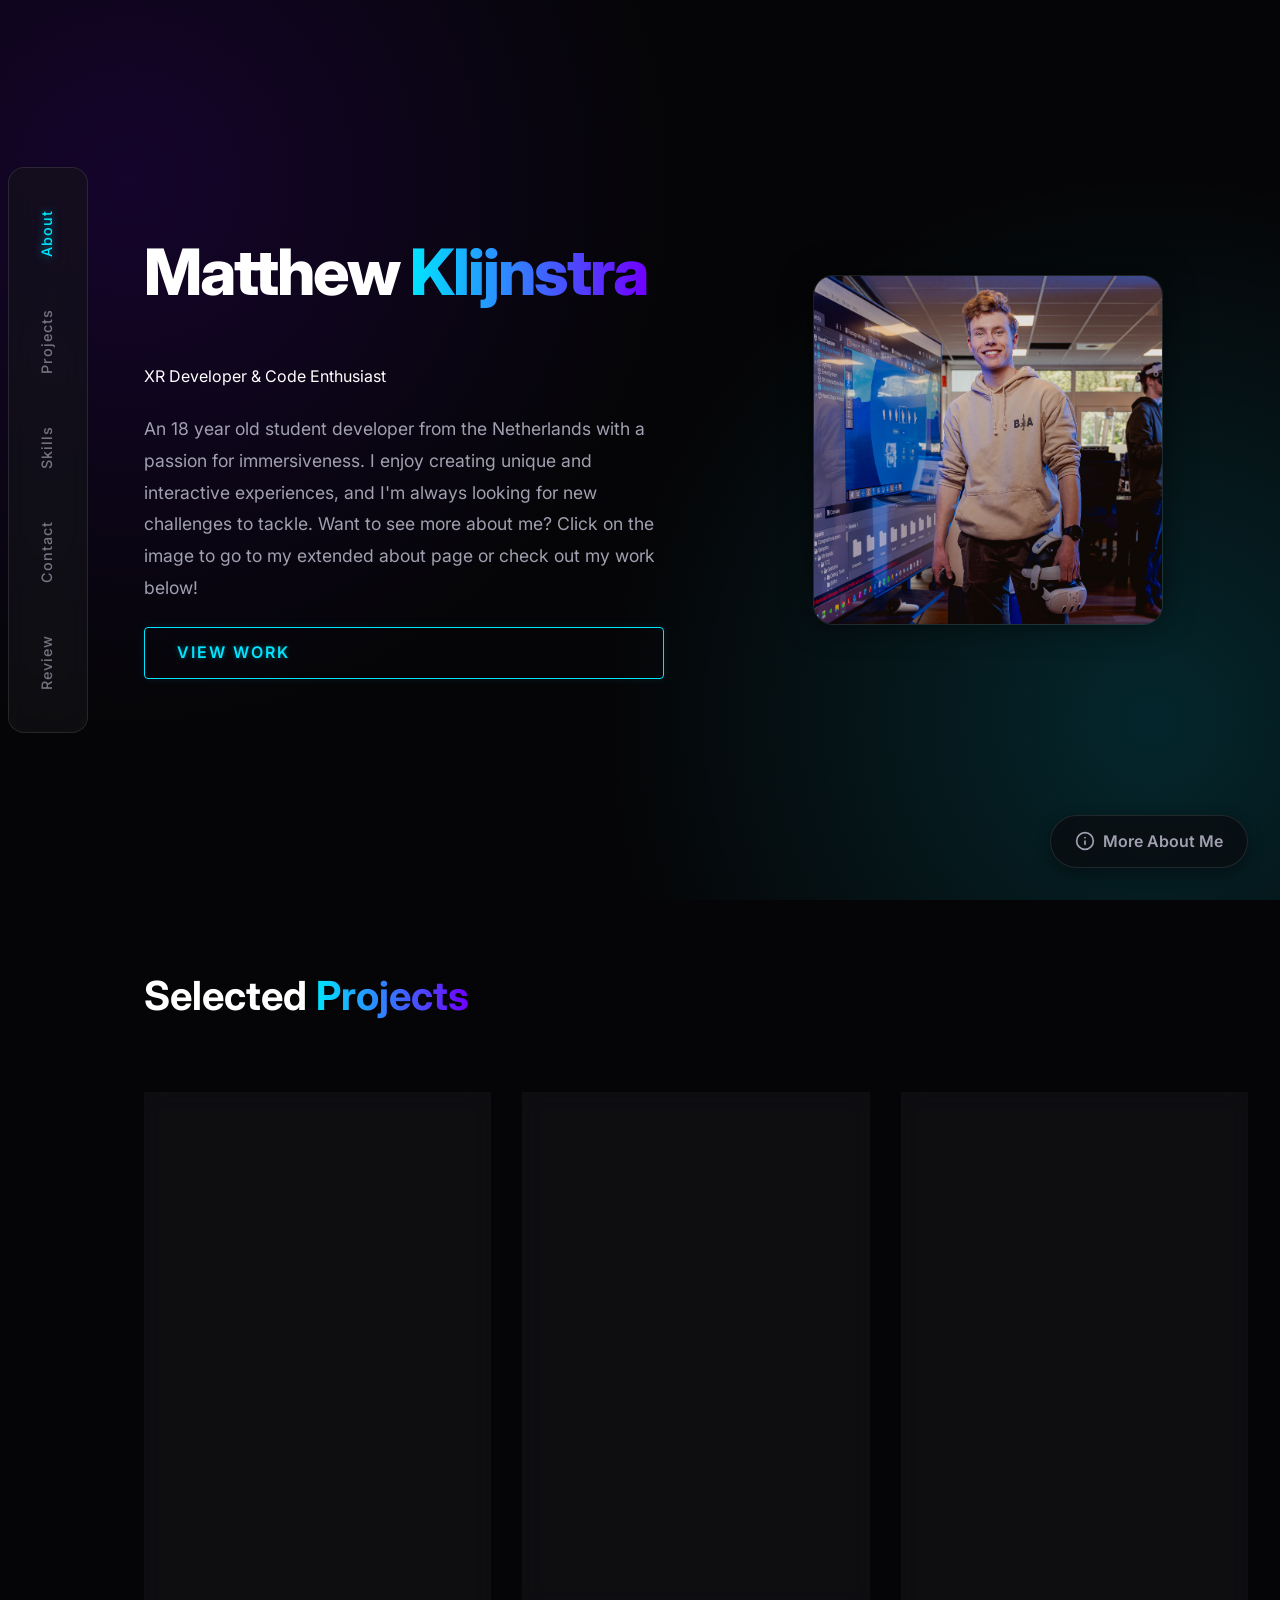
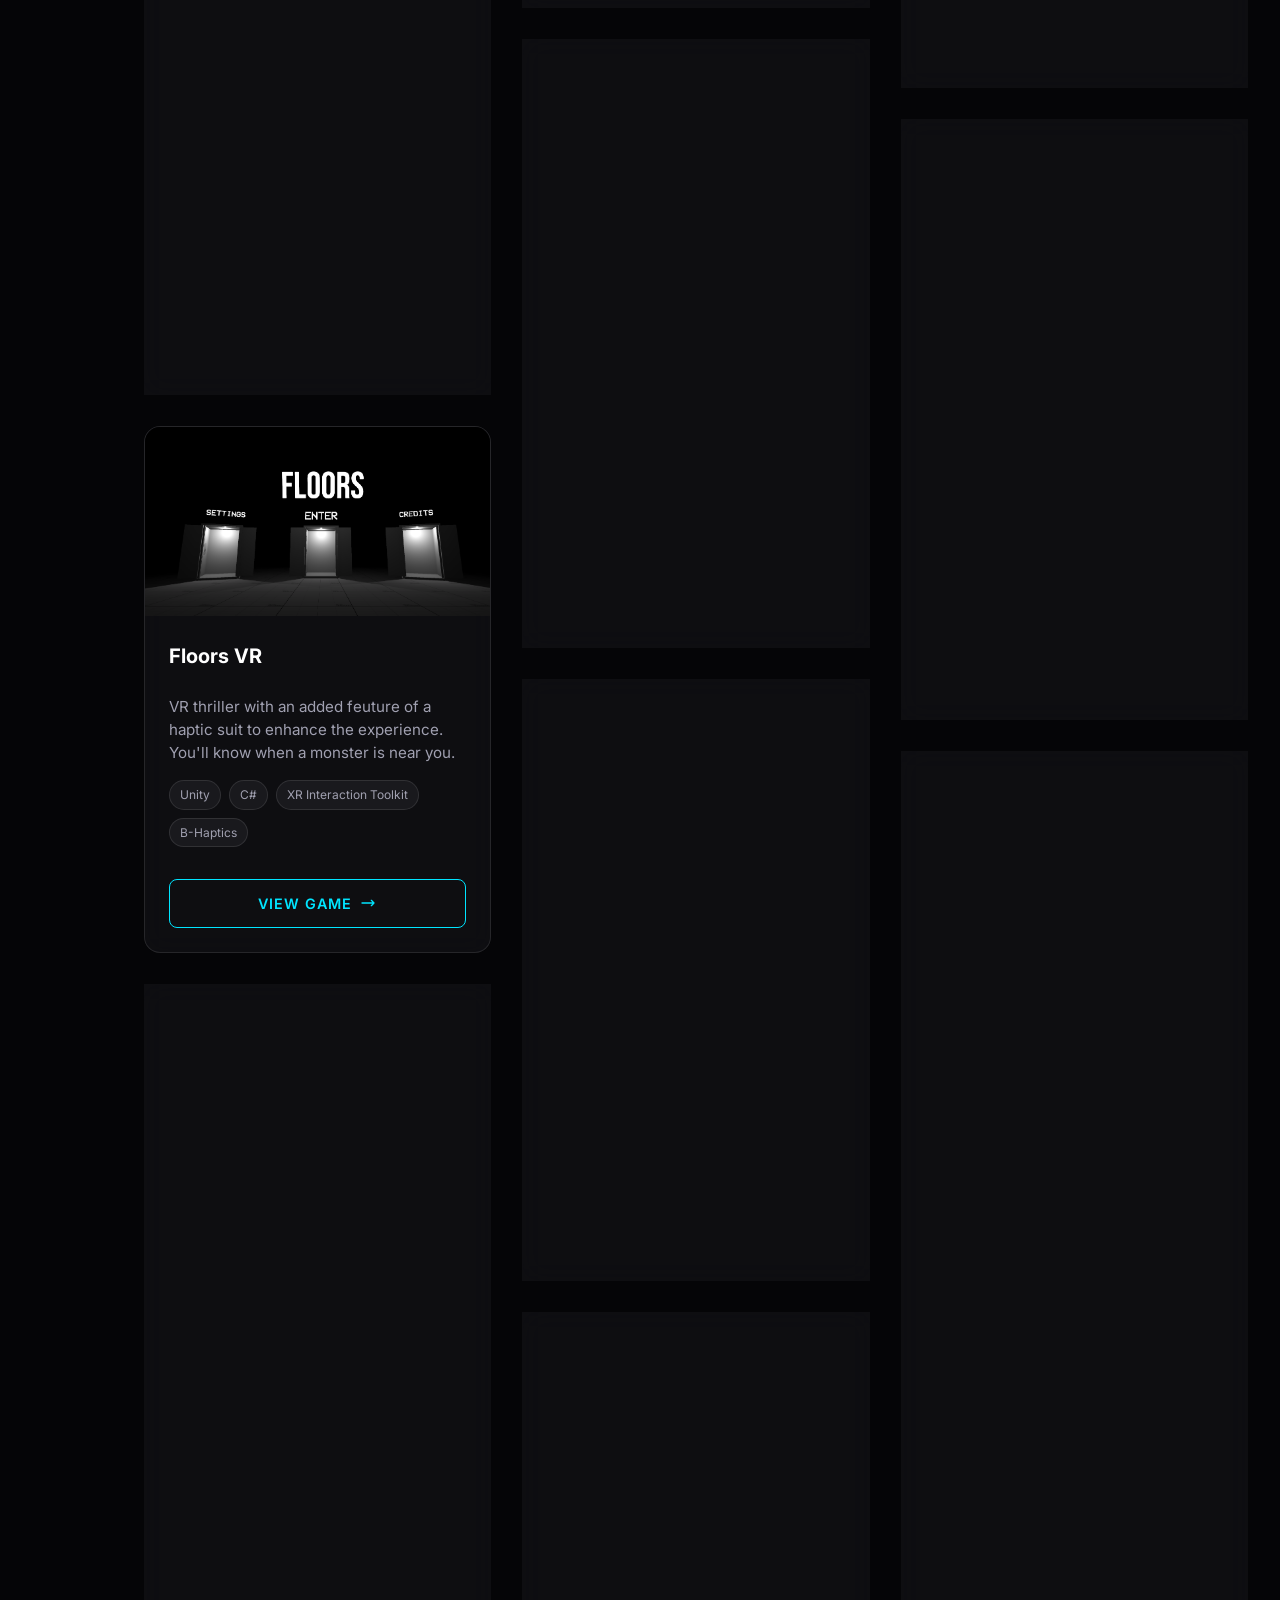
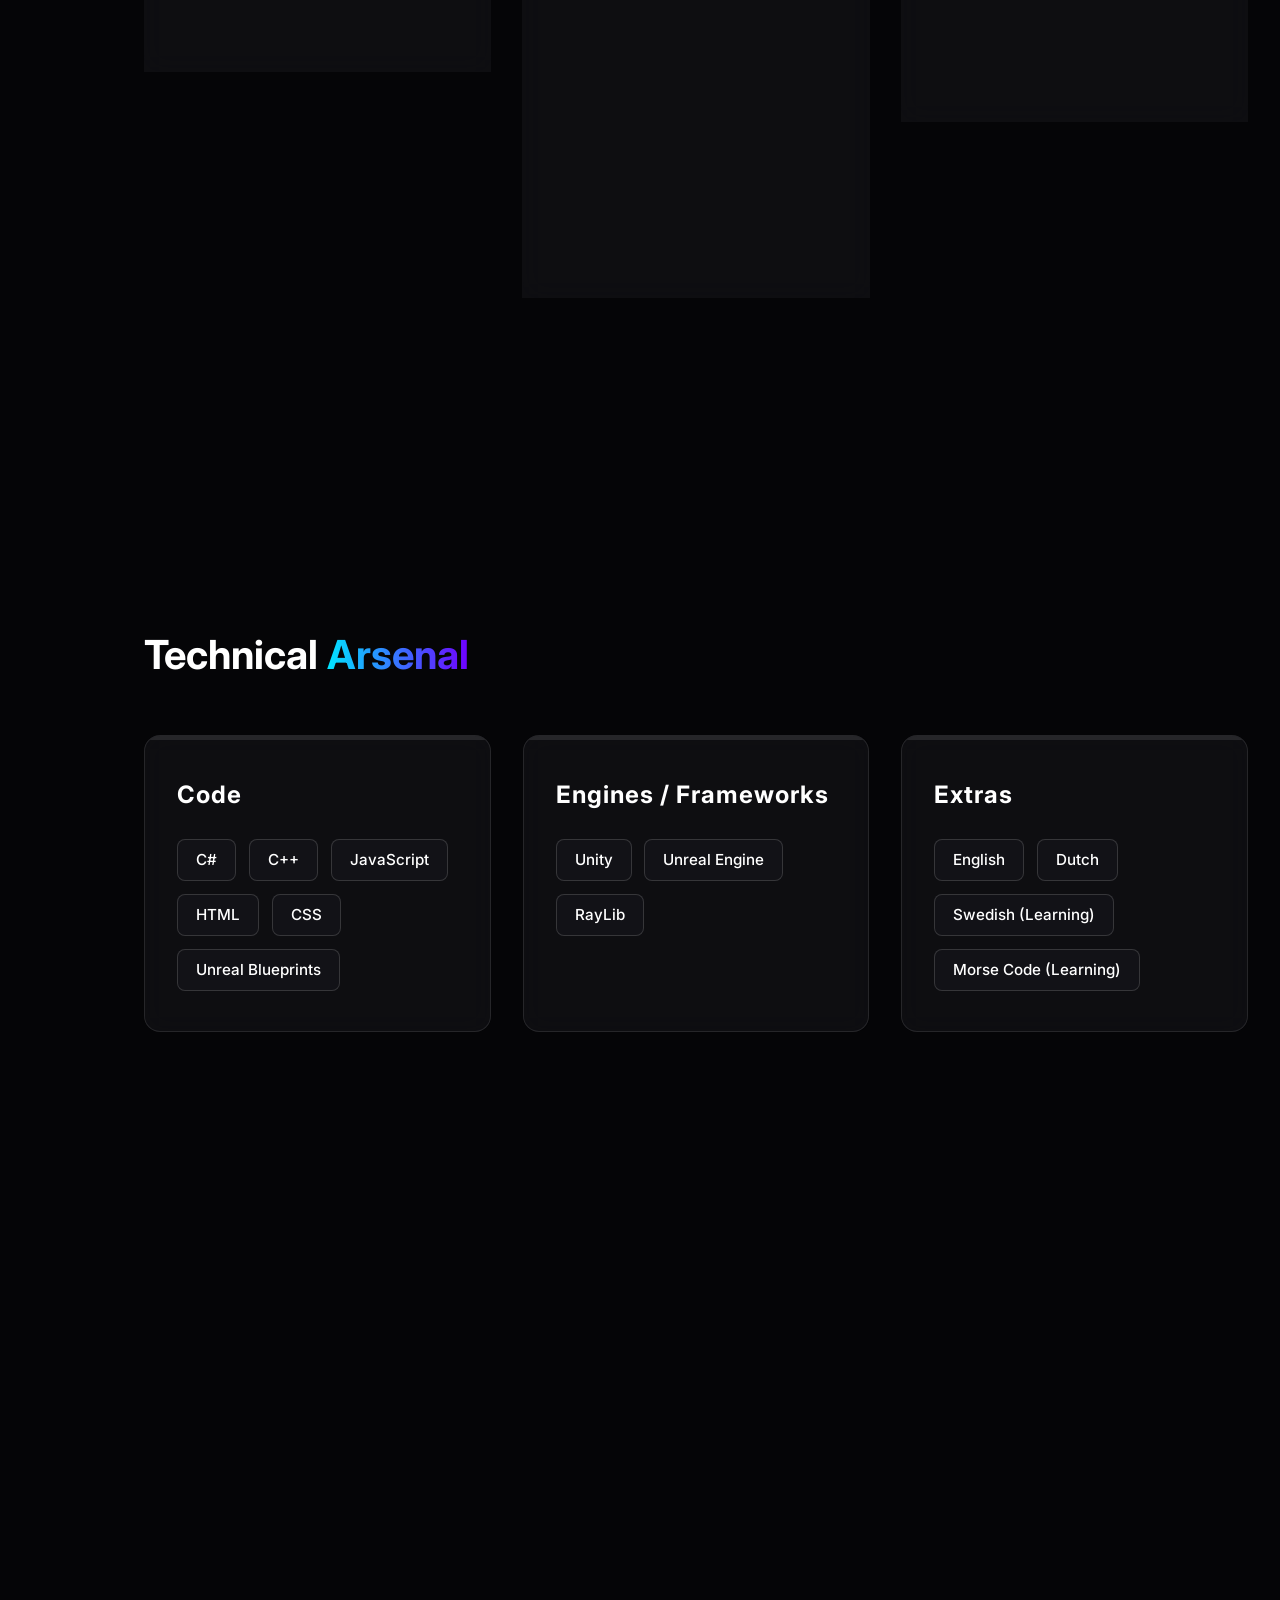
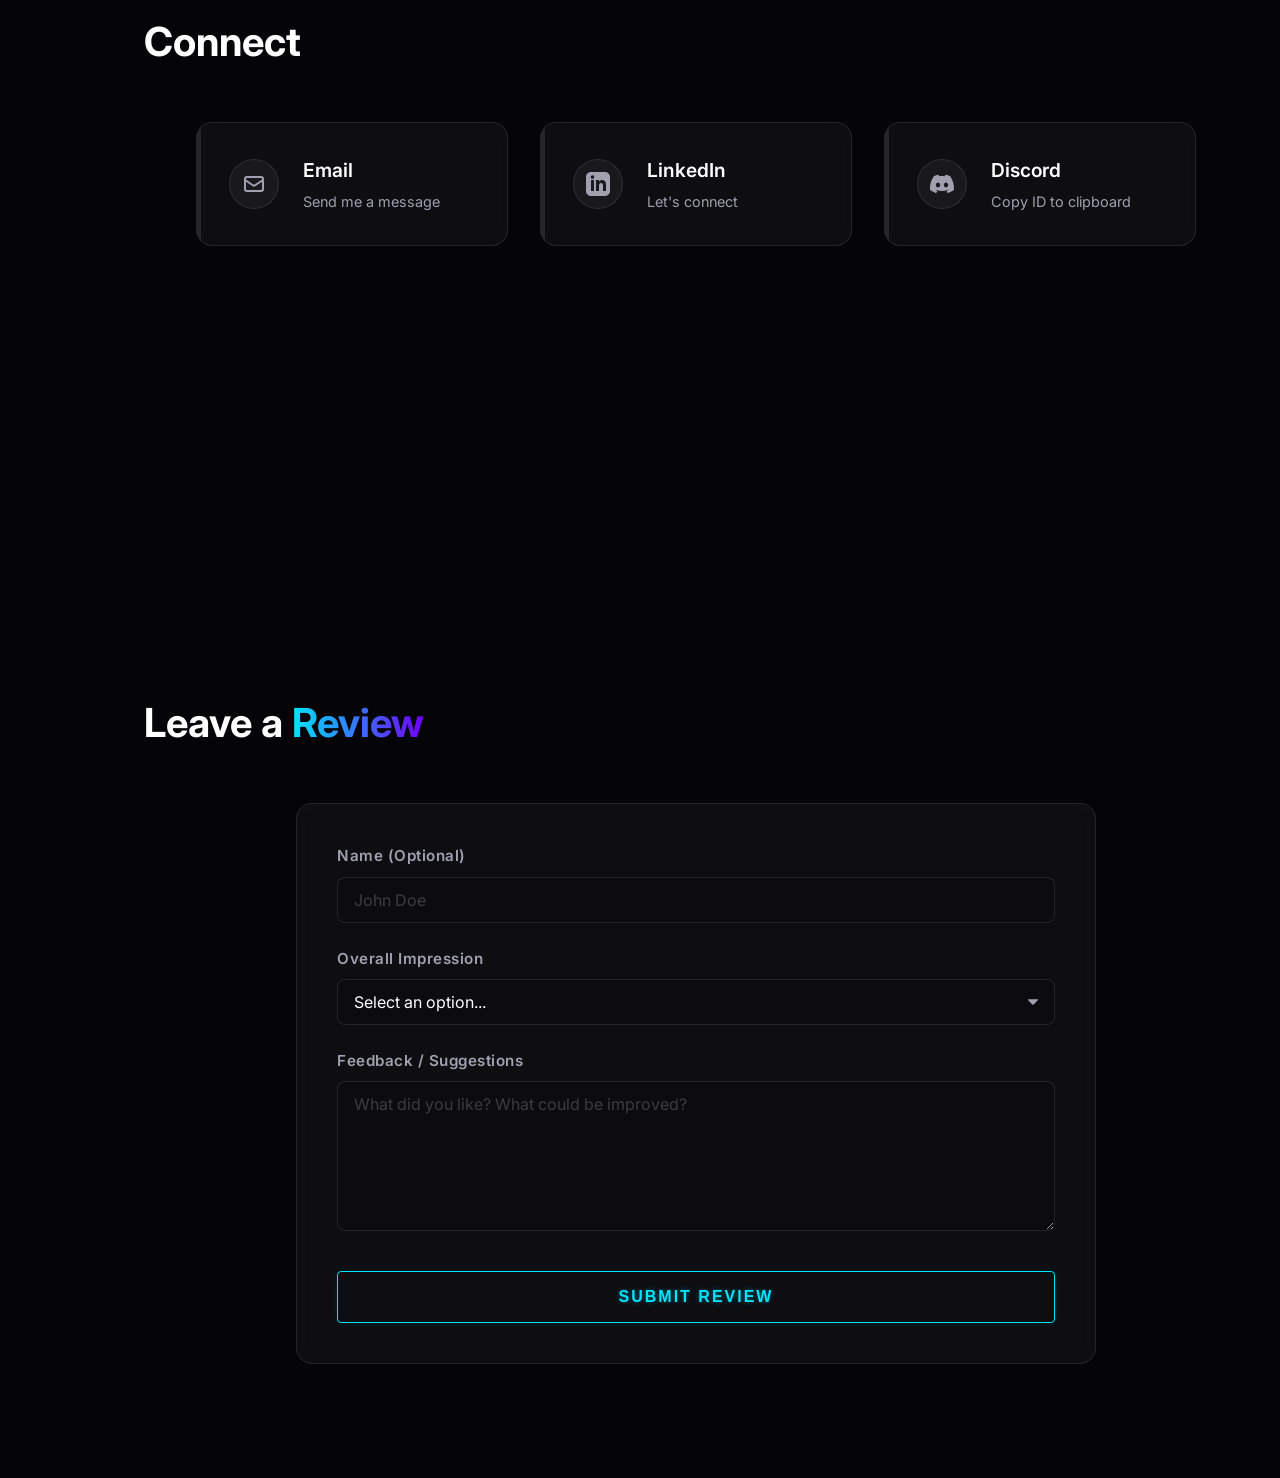
<file: index.html>
<!DOCTYPE html>
<html lang="en">

<head>
  <meta charset="UTF-8">
  <meta name="viewport" content="width=device-width, initial-scale=1.0">
  <title>Portfolio | XR Developer</title>
  <link rel="stylesheet" href="Assets/CSS/Global.CSS">
  <link rel="stylesheet" href="Assets/CSS/About.CSS">
  <link rel="stylesheet" href="Assets/CSS/Projects.CSS">
  <link rel="stylesheet" href="Assets/CSS/Skills.CSS">
  <link rel="stylesheet" href="Assets/CSS/Contact.CSS">
  <link rel="stylesheet" href="Assets/CSS/Review.CSS">
  <link rel="preconnect" href="https://fonts.googleapis.com">
  <link rel="preconnect" href="https://fonts.gstatic.com" crossorigin>
  <link href="https://fonts.googleapis.com/css2?family=Inter:wght@300;400;600;800&display=swap" rel="stylesheet">
</head>

<body>

  <!-- Background Watermarks -->
  <div id="watermarks-container"
    style="position: absolute; top: 0; left: 0; width: 100%; pointer-events: none; z-index: -1;">
    <!-- Splatoon Squid -->
    <!-- <svg class="bg-watermark glow-pink wm-1" viewBox="0 0 100 100" xmlns="http://www.w3.org/2000/svg">
      <path d="M50 10 C30 10 20 30 20 50 C20 70 30 85 20 100 M50 10 C70 10 80 30 80 50 C80 70 70 85 80 100 M35 45 A 5 5 0 1 0 35 46 M65 45 A 5 5 0 1 0 65 46 M35 65 C45 75 55 75 65 65 M20 60 C10 65 10 80 20 90 M80 60 C90 65 90 80 80 90" stroke-linecap="round" stroke-linejoin="round"/>
    </svg> -->
    <!-- Star Wars Helmet -->
    <!-- <svg class="bg-watermark glow-blue wm-2" viewBox="0 0 100 100" xmlns="http://www.w3.org/2000/svg">
      <path d="M20 50 C20 15 80 15 80 50 L85 85 C85 90 15 90 15 85 Z M40 50 L25 60 M60 50 L75 60 M30 75 L70 75 M45 75 L45 90 M55 75 L55 90 M50 45 L50 65" stroke-linecap="round" stroke-linejoin="round"/>
    </svg> -->
    <!-- VR Headset -->
    <!-- <svg class="bg-watermark glow-purple wm-3" viewBox="0 0 100 100" xmlns="http://www.w3.org/2000/svg">
      <rect x="20" y="30" width="60" height="40" rx="10" ry="10" /> 
      <path d="M20 50 L5 50 C0 50 0 40 5 40 L20 40 M80 50 L95 50 C100 50 100 40 95 40 L80 40 M30 50 L70 50 M40 60 L60 60 M35 40 A 5 5 0 1 0 35 41 M65 40 A 5 5 0 1 0 65 41" stroke-linecap="round" stroke-linejoin="round"/>
    </svg> -->
    <!-- Hogwarts Wand -->
    <!-- <svg class="bg-watermark glow-gold wm-4" viewBox="0 0 100 100" xmlns="http://www.w3.org/2000/svg">
      <path d="M20 90 L80 30 M75 25 L85 35 L95 25 L85 15 Z M95 15 L90 20 M75 15 L80 20 M95 35 L90 30" stroke-linecap="round" stroke-linejoin="round"/>
    </svg> -->
    <!-- Console Controller -->
    <!-- <svg class="bg-watermark glow-cyan wm-5" viewBox="0 0 100 100" xmlns="http://www.w3.org/2000/svg">
      <rect x="15" y="30" width="70" height="40" rx="20" ry="20" /> 
      <circle cx="35" cy="50" r="5" /> 
      <path d="M35 40 L35 60 M25 50 L45 50 M65 45 A 2 2 0 1 0 65 46 M75 55 A 2 2 0 1 0 75 56 M65 55 A 2 2 0 1 0 65 56 M75 45 A 2 2 0 1 0 75 46 M40 30 L40 25 C40 20 60 20 60 25 L60 30" stroke-linecap="round" stroke-linejoin="round"/>
    </svg> -->
    <!-- Mario Kart Wheel -->
    <!-- <svg class="bg-watermark glow-green wm-6" viewBox="0 0 100 100" xmlns="http://www.w3.org/2000/svg">
      <circle cx="50" cy="50" r="40" />
      <circle cx="50" cy="50" r="25" />
      <path d="M50 25 L50 10 M50 75 L50 90 M25 50 L10 50 M75 50 L90 50" stroke-linecap="round" stroke-linejoin="round"/>
    </svg> -->
    <!-- Wii Sports Bowling Pin -->
    <!-- <svg class="bg-watermark glow-white wm-7" viewBox="0 0 100 100" xmlns="http://www.w3.org/2000/svg">
      <path d="M40 20 C40 10 60 10 60 20 C60 30 50 35 50 40 C50 45 65 60 65 80 C65 95 35 95 35 80 C35 60 50 45 50 40 C50 35 40 30 40 20 Z" stroke-linecap="round" stroke-linejoin="round"/>
      <path d="M42 25 L58 25 M45 30 L55 30" stroke-linecap="round" />
    </svg> -->
    <!-- PC Shooter Crosshair -->
    <!-- <svg class="bg-watermark glow-red wm-8" viewBox="0 0 100 100" xmlns="http://www.w3.org/2000/svg">
      <circle cx="50" cy="50" r="30" />
      <circle cx="50" cy="50" r="5" />
      <path d="M50 5 L50 20 M50 80 L50 95 M5 50 L20 50 M80 50 L95 50" stroke-linecap="round" stroke-linejoin="round"/>
    </svg> -->
  </div>

  <!-- Side Navigation -->
  <nav id="side-nav" class="glass-panel">
    <ul class="nav-links">
      <li class="active"><a href="#about" data-section="about">About</a></li>
      <li><a href="#projects" data-section="projects">Projects</a></li>
      <li><a href="#skills" data-section="skills">Skills</a></li>
      <li><a href="#contact" data-section="contact">Contact</a></li>
      <li><a href="#review" data-section="review">Review</a></li>
    </ul>
    <div class="nav-indicator"></div>
  </nav>

  <!-- Main Content Wrapper -->
  <div class="profile-tooltip" id="welcome-toast">
    Hey there! 👋<br>
    Don't know where to start? I recommend checking out <strong>WhisSis</strong>, or maybe you
    want to check out my hobbies first? Click on my photo!<br>
    There you can find out more about me.
  </div>

  <main id="main-content">

    <!-- Section: About Me -->
    <section id="about" class="section">
      <div class="content-container">
        <!-- Text Content -->
        <div class="about-content">
          <h1 class="hero-title">Matthew <span class="text-gradient">Klijnstra</span></h1>
          <p class="hero-subtitle">XR Developer & Code Enthusiast</p>
          <p class="about-description">
            An 18 year old student developer from the Netherlands with a passion for immersiveness.
            I enjoy creating unique and interactive experiences, and I'm always looking for new challenges to
            tackle. Want to see more about me? Click on the image to go to my extended about page or check out my work
            below!
          </p>
          <!-- Call to Action (Example) -->
          <a href="#projects" class="cta-button">View Work</a>
        </div>

        <!-- Visual Content (Profile Image with Hover Effect) -->
        <div class="about-visual">
          <a href="Assets/MoreAboutMe.html" class="profile-link" aria-label="Learn more about me">
            <div class="profile-wrapper">
              <img src="Assets/Images/profile-normal.png" alt="Professional Profile" class="profile-img normal-mode">
              <img src="Assets/Images/profile-xr.png" alt="XR Profile Version" class="profile-img xr-mode">
            </div>
          </a>
        </div>

      </div>
    </section>

    <!-- Section: Projects -->
    <section id="projects" class="section">
      <h2 class="section-title">Selected <span class="text-gradient">Projects</span></h2>

      <div class="projects-masonry">

        <!-- Project 1: WhisSis -->
        <article class="project-card">
          <div class="card-image-wrapper">
            <img src="Assets/Images/Projects/WhisSis/WhisSisMain.png" alt="WhisSis" class="card-image">
          </div>
          <div class="card-content">
            <div class="card-header">
              <h3 class="card-title">WhisSis</h3>
            </div>
            <p class="card-description">
              Space scavangers worst nightmare.A spacelab that you ventured uppon, only to find out that you
              are not alone. On entering the faccility, the airlock breaks down and going back is not an option.
              NO forced to go deeper into the facility, to fix the airlock, you'll have to face the horrors that
              await you
            </p>
            <div class="card-tags">
              <span class="tech-tag">Unity</span>
              <span class="tech-tag">C#</span>
              <span class="tech-tag">XR Interaction Toolkit</span>
            </div>
            <a href="Assets/SubPage.html?project=WhisSis" class="card-link">View Game
              <svg xmlns="http://www.w3.org/2000/svg" fill="none" viewBox="0 0 24 24" stroke="currentColor">
                <path stroke-linecap="round" stroke-linejoin="round" stroke-width="2" d="M17 8l4 4m0 0l-4 4m4-4H3" />
              </svg>
            </a>
          </div>
        </article>


        <!-- Project 2: Floors VR -->
        <article class="project-card">
          <div class="card-image-wrapper">
            <!-- Using the placeholder image -->
            <img src="Assets/Images/Projects/Floors/FloorsMain.png" alt="Floors VR" class="card-image">
          </div>
          <div class="card-content">
            <div class="card-header">
              <h3 class="card-title">Floors VR</h3>
            </div>
            <p class="card-description">
              VR thriller with an added feuture of a haptic suit to enhance the experience. You'll know when a monster
              is
              near you.
            </p>
            <div class="card-tags">
              <span class="tech-tag">Unity</span>
              <span class="tech-tag">C#</span>
              <span class="tech-tag">XR Interaction Toolkit</span>
              <span class="tech-tag">B-Haptics</span>
            </div>
            <a href="Assets/SubPage.html?project=FloorsVR" class="card-link">View Game
              <svg xmlns="http://www.w3.org/2000/svg" fill="none" viewBox="0 0 24 24" stroke="currentColor">
                <path stroke-linecap="round" stroke-linejoin="round" stroke-width="2" d="M17 8l4 4m0 0l-4 4m4-4H3" />
              </svg>
            </a>
          </div>
        </article>

        <!-- Project 3: AltEgo -->
        <article class="project-card">
          <div class="card-image-wrapper">
            <!-- Using the placeholder image -->
            <img src="Assets/Images/Projects/AltEgo/AltEgoMain.png" alt="AltEgo" class="card-image">
          </div>
          <div class="card-content">
            <div class="card-header">
              <h3 class="card-title">AltEgo</h3>
            </div>
            <p class="card-description">
              A VR experience where you play as a girl who has a fear of not being good enough. This 5 minute gameshow
              is a dream of hers, in wich she has to face her fears to win. The gameshow is programmed to not be able to
              fail, yett let's you think you are failing.
              Eventualy it will all become clear that she is in control, and that the stress on her is all in her own
              head.
            </p>
            <div class="card-tags">
              <span class="tech-tag">Unreal Engine</span>
              <span class="tech-tag">Blueprints</span>
              <span class="tech-tag">Motion Capture</span>
            </div>
            <a href="Assets/SubPage.html?project=AltEgo" class="card-link">View Experience
              <svg xmlns="http://www.w3.org/2000/svg" fill="none" viewBox="0 0 24 24" stroke="currentColor">
                <path stroke-linecap="round" stroke-linejoin="round" stroke-width="2" d="M17 8l4 4m0 0l-4 4m4-4H3" />
              </svg>
            </a>
          </div>
        </article>

        <!-- Project 4: Little Jumper -->
        <article class="project-card">
          <div class="card-image-wrapper">
            <img src="Assets/Images/Projects/LittleJumper/LittleJumperMain.png" alt="Little Jumper" class="card-image">
          </div>
          <div class="card-content">
            <div class="card-header">
              <h3 class="card-title">Little Jumper</h3>
            </div>
            <p class="card-description">
              Jump into the shoes of a little jumper and explore the world of the floating lands. A small platformer
              game built to work with multiple platforms.
            </p>
            <div class="card-tags">
              <span class="tech-tag">Unity</span>
              <span class="tech-tag">C#</span>
              <span class="tech-tag">New Input System</span>
            </div>
            <a href="Assets/SubPage.html?project=LittleJumper" class="card-link">View Game
              <svg xmlns="http://www.w3.org/2000/svg" fill="none" viewBox="0 0 24 24" stroke="currentColor">
                <path stroke-linecap="round" stroke-linejoin="round" stroke-width="2" d="M17 8l4 4m0 0l-4 4m4-4H3" />
              </svg>
            </a>
          </div>
        </article>

        <!-- Project 5: Kuru Kuru -->
        <article class="project-card">
          <div class="card-image-wrapper">
            <img src="Assets/Images/Projects/KuruKuru/KuruKuruMain.png" alt="Kuru Kuru" class="card-image">
          </div>
          <div class="card-content">
            <div class="card-header">
              <h3 class="card-title">Kuru Kuru</h3>
            </div>
            <p class="card-description">
              Kuru Kuru is a fast-paced, top-down, arcade-style game where players control a spinning top. The goal is
              to complete the level while avoiding obstacles. The game features a unique "spin" mechanic that is always
              on, and can't be turned off. This makes the game challenging and fun.
            </p>
            <div class="card-tags">
              <span class="tech-tag">Unity</span>
              <span class="tech-tag">C#</span>
              <span class="tech-tag">First project ever</span>
            </div>
            <a href="Assets/SubPage.html?project=KuruKuru" class="card-link">View Game
              <svg xmlns="http://www.w3.org/2000/svg" fill="none" viewBox="0 0 24 24" stroke="currentColor">
                <path stroke-linecap="round" stroke-linejoin="round" stroke-width="2" d="M17 8l4 4m0 0l-4 4m4-4H3" />
              </svg>
            </a>
          </div>
        </article>

        <!-- Project 6: Dungeon Shooter 2D -->
        <article class="project-card">
          <div class="card-image-wrapper">
            <img src="Assets/Images/Projects/DungeonShooter/DungeonShooterMain.png" alt="Dungeon Shooter 2D"
              class="card-image">
          </div>
          <div class="card-content">
            <div class="card-header">
              <h3 class="card-title">Dungeon Shooter 2D</h3>
            </div>
            <p class="card-description">
              Dungeon Shooter 2D is my first itteration of a dungeon crawler game. It started with the idea to make a
              realistic gun gameplay and now turend in to a big idea with elemental powers and more.
            </p>
            <div class="card-tags">
              <span class="tech-tag">Unity</span>
              <span class="tech-tag">C#</span>
              <span class="tech-tag">New Input System</span>
              <span class="tech-tag">Multi Platform</span>
            </div>
            <a href="Assets/SubPage.html?project=DungeonShooter" class="card-link">View Game
              <svg xmlns="http://www.w3.org/2000/svg" fill="none" viewBox="0 0 24 24" stroke="currentColor">
                <path stroke-linecap="round" stroke-linejoin="round" stroke-width="2" d="M17 8l4 4m0 0l-4 4m4-4H3" />
              </svg>
            </a>
          </div>
        </article>

        <!-- Project 7: Coastal Cookout -->
        <article class="project-card">
          <div class="card-image-wrapper">
            <img src="Assets/Images/Projects/CoastalCookout/CoastalCookoutMain.png" alt="Coastal Cookout"
              class="card-image">
          </div>
          <div class="card-content">
            <div class="card-header">
              <h3 class="card-title">Coastal Cookout</h3>
            </div>
            <p class="card-description">
              Coastal Cookout is a single player version of the popular game "Cookout". The theming is set in a
              coastal environment with a focus on seafood. It features Pirate's and other sea creatures for customers
              and a variety of seafood to cook.
            </p>
            <div class="card-tags">
              <span class="tech-tag">Unity</span>
              <span class="tech-tag">C#</span>
              <span class="tech-tag">XR Interaction Toolkit</span>
            </div>
            <a href="Assets/SubPage.html?project=CoastalCookout" class="card-link">View Game
              <svg xmlns="http://www.w3.org/2000/svg" fill="none" viewBox="0 0 24 24" stroke="currentColor">
                <path stroke-linecap="round" stroke-linejoin="round" stroke-width="2" d="M17 8l4 4m0 0l-4 4m4-4H3" />
              </svg>
            </a>
          </div>
        </article>

        <!-- Project 8: VR-Recording Toolkit -->
        <article class="project-card">
          <div class="card-image-wrapper">
            <img src="Assets/Images/Projects/VRRecording/VRRecordingMain.png" alt="VR-Recording Toolkit"
              class="card-image">
          </div>
          <div class="card-content">
            <div class="card-header">
              <h3 class="card-title">VR-Recording Toolkit</h3>
            </div>
            <p class="card-description">
              VR-Recording Toolkit is a tool that allows you to record your VR movements, and replay them in a
              virtual environment. This was a special project where the gaol was to give researchers a tool to record
              and analyze VR movements.
            </p>
            <div class="card-tags">
              <span class="tech-tag">Unity</span>
              <span class="tech-tag">C#</span>
              <span class="tech-tag">XR Interaction Toolkit</span>
            </div>
            <a href="Assets/SubPage.html?project=VRRecording" class="card-link">View Toolkit
              <svg xmlns="http://www.w3.org/2000/svg" fill="none" viewBox="0 0 24 24" stroke="currentColor">
                <path stroke-linecap="round" stroke-linejoin="round" stroke-width="2" d="M17 8l4 4m0 0l-4 4m4-4H3" />
              </svg>
            </a>
          </div>
        </article>

        <!-- Project 9: SplitClash -->
        <article class="project-card">
          <div class="card-image-wrapper">
            <img src="Assets/Images/Projects/SplitClash/SplitClashMain.png" alt="SplitClash" class="card-image">
          </div>
          <div class="card-content">
            <div class="card-header">
              <h3 class="card-title">SplitClash</h3>
            </div>
            <p class="card-description">
              SplitClash is a 2D arena fighting game where players can use different characters with unique abilities to
              fight each other. The game is based off of the game "Clash Royale" but with a design feature of a table
              touch screen.
            </p>
            <div class="card-tags">
              <span class="tech-tag">Unity</span>
              <span class="tech-tag">C#</span>
              <span class="tech-tag">New Input System</span>
              <span class="tech-tag">Local Multiplayer</span>
              <span class="tech-tag">Table touch screen</span>
            </div>
            <a href="Assets/SubPage.html?project=SplitClash" class="card-link">View Game
              <svg xmlns="http://www.w3.org/2000/svg" fill="none" viewBox="0 0 24 24" stroke="currentColor">
                <path stroke-linecap="round" stroke-linejoin="round" stroke-width="2" d="M17 8l4 4m0 0l-4 4m4-4H3" />
              </svg>
            </a>
          </div>
        </article>

        <!-- Project 10: SecondSight -->
        <article class="project-card">
          <div class="card-image-wrapper">
            <img src="Assets/Images/Projects/SecondSight/SecondSightMain.png" alt="SecondSight" class="card-image">
          </div>
          <div class="card-content">
            <div class="card-header">
              <h3 class="card-title">SecondSight</h3>
            </div>
            <p class="card-description">
              In Second Sight you discover how color perception affects your gameplay. The game takes place between the
              real world and the virtual world of the Others. These creatures do not have perception of color, and want
              to learn it trough your eyes.
              The focus lay's on the diffrence between Blue and Green, in this experience you will together with 3 other
              people make choices about what color is shown on the Screen at that time. The others will then study your
              actions and discusions ass the colors get increalingly more difficult to indentify.
            </p>
            <div class="card-tags">
              <span class="tech-tag">Unity</span>
              <span class="tech-tag">C#</span>
              <span class="tech-tag">XR Interaction Toolkit</span>
              <span class="tech-tag">Meta Passthrough</span>
              <span class="tech-tag">Meta Oclusion</span>
              <span class="tech-tag">Local Multiplayer hosting</span>
            </div>
            <a href="Assets/SubPage.html?project=SecondSight" class="card-link">View Experience
              <svg xmlns="http://www.w3.org/2000/svg" fill="none" viewBox="0 0 24 24" stroke="currentColor">
                <path stroke-linecap="round" stroke-linejoin="round" stroke-width="2" d="M17 8l4 4m0 0l-4 4m4-4H3" />
              </svg>
            </a>
          </div>
        </article>

      </div>
    </section>

    <!-- Section: Skills -->
    <section id="skills" class="section">
      <h2 class="section-title">Technical <span class="text-gradient">Arsenal</span></h2>

      <div class="skills-grid">

        <!-- Category: Code -->
        <div class="skill-category glass-panel">
          <h3 class="category-title">Code</h3>
          <div class="skill-tags">
            <span class="tech-tag tag-code" data-skill-name="C#"
              data-skill-desc="Experienced with C# for game logic, data models, and tool development.">C#</span>
            <span class="tech-tag tag-code" data-skill-name="C++"
              data-skill-desc="Used C++ for a breath-first-search algorithm combined with RayLib.">C++</span>
            <span class="tech-tag tag-code" data-skill-name="JavaScript"
              data-skill-desc="A basic skill picked up for web development with a part from p5.js.">JavaScript</span>
            <span class="tech-tag tag-code" data-skill-name="HTML"
              data-skill-desc="A basic skill picked up for web development with AI.">HTML</span>
            <span class="tech-tag tag-code" data-skill-name="CSS"
              data-skill-desc="A basic skill picked up for web development with AI.">CSS</span>
            <span class="tech-tag tag-code" data-skill-name="Unreal Blueprints"
              data-skill-desc="Visual scripting, orginized and I understud it quickly.">Unreal
              Blueprints</span>
          </div>
        </div>

        <!-- Category: Engines & Frameworks -->
        <div class="skill-category glass-panel">
          <h3 class="category-title">Engines / Frameworks</h3>
          <div class="skill-tags">
            <span class="tech-tag tag-engine" data-skill-name="Unity"
              data-skill-desc="Primary engine of choice. Deep knowledge of the Unity ecosystem, C# scripting, and the XR Interaction Toolkit.">Unity</span>
            <span class="tech-tag tag-engine" data-skill-name="Unreal Engine"
              data-skill-desc="Experienced with Unreal Engine 5, focused on the basics with blueprints and VR optimization.">Unreal
              Engine</span>
            <span class="tech-tag tag-engine" data-skill-name="RayLib"
              data-skill-desc="Utilized RayLib for a simple c++ program learning AI behavior in the form of Breath First Search.">RayLib</span>
          </div>
        </div>

        <!-- Category: Extras -->
        <div class="skill-category glass-panel">
          <h3 class="category-title">Extras</h3>
          <div class="skill-tags">
            <span class="tech-tag tag-extra" data-skill-name="English"
              data-skill-desc="Fluent in spoken and written English, used extensively for technical documentation and communication.">English</span>
            <span class="tech-tag tag-extra" data-skill-name="Dutch" data-skill-desc="Native language.">Dutch</span>
            <span class="tech-tag tag-extra" data-skill-name="Swedish (Learning)"
              data-skill-desc="Currently learning Swedish in my free time to expand my linguistic abilities.">Swedish
              (Learning)</span>
            <span class="tech-tag tag-extra" data-skill-name="Morse Code (Learning)"
              data-skill-desc="Fascinated by communication methods, learning Morse Code as a hobby.">Morse Code
              (Learning)</span>
          </div>
        </div>

      </div>
    </section>

    <!-- Section: Contact -->
    <section id="contact" class="section">
      <h2 class="section-title">Connect</h2>

      <div class="contact-grid">

        <!-- Email -->
        <a href="mailto:matthewklijnstra@gmail.com" class="contact-card glass-panel">
          <div class="contact-icon">
            <svg xmlns="http://www.w3.org/2000/svg" fill="none" viewBox="0 0 24 24" stroke="currentColor">
              <path stroke-linecap="round" stroke-linejoin="round" stroke-width="2"
                d="M3 8l7.89 5.26a2 2 0 002.22 0L21 8M5 19h14a2 2 0 002-2V7a2 2 0 00-2-2H5a2 2 0 00-2 2v10a2 2 0 002 2z" />
            </svg>
          </div>
          <div class="contact-info">
            <h3>Email</h3>
            <p>Send me a message</p>
          </div>
        </a>

        <!-- LinkedIn -->
        <a href="https://www.linkedin.com/in/matthew-klijnstra-113734357/" target="_blank" rel="noopener noreferrer"
          class="contact-card glass-panel">
          <div class="contact-icon">
            <svg xmlns="http://www.w3.org/2000/svg" fill="currentColor" viewBox="0 0 24 24">
              <path
                d="M19 0h-14c-2.761 0-5 2.239-5 5v14c0 2.761 2.239 5 5 5h14c2.762 0 5-2.239 5-5v-14c0-2.761-2.238-5-5-5zm-11 19h-3v-11h3v11zm-1.5-12.268c-.966 0-1.75-.79-1.75-1.764s.784-1.764 1.75-1.764 1.75.79 1.75 1.764-.783 1.764-1.75 1.764zm13.5 12.268h-3v-5.604c0-3.368-4-3.113-4 0v5.604h-3v-11h3v1.765c1.396-2.586 7-2.777 7 2.476v6.759z" />
            </svg>
          </div>
          <div class="contact-info">
            <h3>LinkedIn</h3>
            <p>Let's connect</p>
          </div>
        </a>

        <!-- Discord -->
        <div class="contact-card glass-panel discord-card" data-discord-id="mattgames2667">
          <div class="contact-icon">
            <svg xmlns="http://www.w3.org/2000/svg" fill="currentColor" viewBox="0 0 24 24">
              <path
                d="M20.317 4.3698a19.7913 19.7913 0 00-4.8851-1.5152.0741.0741 0 00-.0785.0371c-.211.3753-.4447.8648-.6083 1.2495-1.8447-.2762-3.68-.2762-5.4868 0-.1636-.3933-.4058-.8742-.6177-1.2495a.077.077 0 00-.0785-.037 19.7363 19.7363 0 00-4.8852 1.515.0699.0699 0 00-.0321.0277C.5334 9.0458-.319 13.5799.0992 18.0578a.0824.0824 0 00.0312.0561c2.0528 1.5076 4.0413 2.4228 5.9929 3.0294a.0777.0777 0 00.0842-.0276c.4616-.6304.8731-1.2952 1.226-1.9942a.076.076 0 00-.0416-.1057c-.6528-.2476-1.2743-.5495-1.8722-.8923a.077.077 0 01-.0076-.1277c.1258-.0943.2517-.1923.3718-.2914a.0743.0743 0 01.0776-.0105c3.9278 1.7933 8.18 1.7933 12.0614 0a.0739.0739 0 01.0785.0095c.1202.099.246.1981.3728.2924a.077.077 0 01-.0066.1276 12.2986 12.2986 0 01-1.873.8914.0766.0766 0 00-.0407.1067c.3604.698.7719 1.3628 1.225 1.9932a.076.076 0 00.0842.0286c1.961-.6067 3.9495-1.5219 6.0023-3.0294a.077.077 0 00.0313-.0552c.5004-5.177-.8382-9.6739-3.5485-13.6604a.061.061 0 00-.0312-.0286zM8.02 15.3312c-1.1825 0-2.1569-1.0857-2.1569-2.419 0-1.3332.9555-2.4189 2.157-2.4189 1.2108 0 2.1757 1.0952 2.1568 2.419 0 1.3332-.9555 2.4189-2.1569 2.4189zm7.9748 0c-1.1825 0-2.1569-1.0857-2.1569-2.419 0-1.3332.9554-2.4189 2.1569-2.4189 1.2108 0 2.1757 1.0952 2.1568 2.419 0 1.3332-.946 2.4189-2.1568 2.4189z" />
            </svg>
          </div>
          <div class="contact-info">
            <h3>Discord</h3>
            <p class="discord-tag">Copy ID to clipboard</p>
          </div>
        </div>

      </div>
    </section>

    <!-- Section: Review -->
    <section id="review" class="section">
      <h2 class="section-title">Leave a <span class="text-gradient">Review</span></h2>

      <div class="review-container">
        <form action="https://formspree.io/f/xreylwgn" method="POST" class="review-form glass-panel">

          <div class="form-group">
            <label for="review-name">Name (Optional)</label>
            <input type="text" id="review-name" name="name" class="form-control" placeholder="John Doe">
          </div>

          <div class="form-group">
            <label for="review-rating">Overall Impression</label>
            <select id="review-rating" name="rating" class="form-control" required>
              <option value="" disabled selected>Select an option...</option>
              <option value="5">⭐⭐⭐⭐⭐ - Exceptional</option>
              <option value="4">⭐⭐⭐⭐ - Great</option>
              <option value="3">⭐⭐⭐ - Good, but needs work</option>
              <option value="2">⭐⭐ - Not quite there</option>
              <option value="1">⭐ - Poor</option>
            </select>
          </div>

          <div class="form-group">
            <label for="review-message">Feedback / Suggestions</label>
            <textarea id="review-message" name="message" class="form-control"
              placeholder="What did you like? What could be improved?" required></textarea>
          </div>

          <button type="submit" class="cta-button">Submit Review</button>
        </form>
      </div>
    </section>

  </main>

  <!-- Floating 'More About Me' Button -->
  <a href="Assets/MoreAboutMe.html" class="floating-btn" aria-label="More About Me">
    <svg xmlns="http://www.w3.org/2000/svg" viewBox="0 0 24 24" fill="none" stroke="currentColor" stroke-width="2"
      stroke-linecap="round" stroke-linejoin="round">
      <circle cx="12" cy="12" r="10"></circle>
      <path d="M12 16v-4"></path>
      <path d="M12 8h.01"></path>
    </svg>
    <span class="btn-text">More About Me</span>
  </a>

  <!-- Skill Info Modal -->
  <div id="skill-modal" class="skill-modal-overlay">
    <div class="skill-modal-content glass-panel">
      <button class="skill-modal-close" aria-label="Close Modal">
        <svg xmlns="http://www.w3.org/2000/svg" fill="none" viewBox="0 0 24 24" stroke="currentColor">
          <path stroke-linecap="round" stroke-linejoin="round" stroke-width="2" d="M6 18L18 6M6 6l12 12" />
        </svg>
      </button>
      <div class="skill-modal-header">
        <h3 id="skill-modal-title" class="text-gradient">Skill Name</h3>
      </div>
      <div class="skill-modal-body">
        <p id="skill-modal-desc">Skill description goes here.</p>
      </div>
    </div>
  </div>

  <script src="Assets/JS/Global.JS" defer></script>
</body>

</html>
</file>
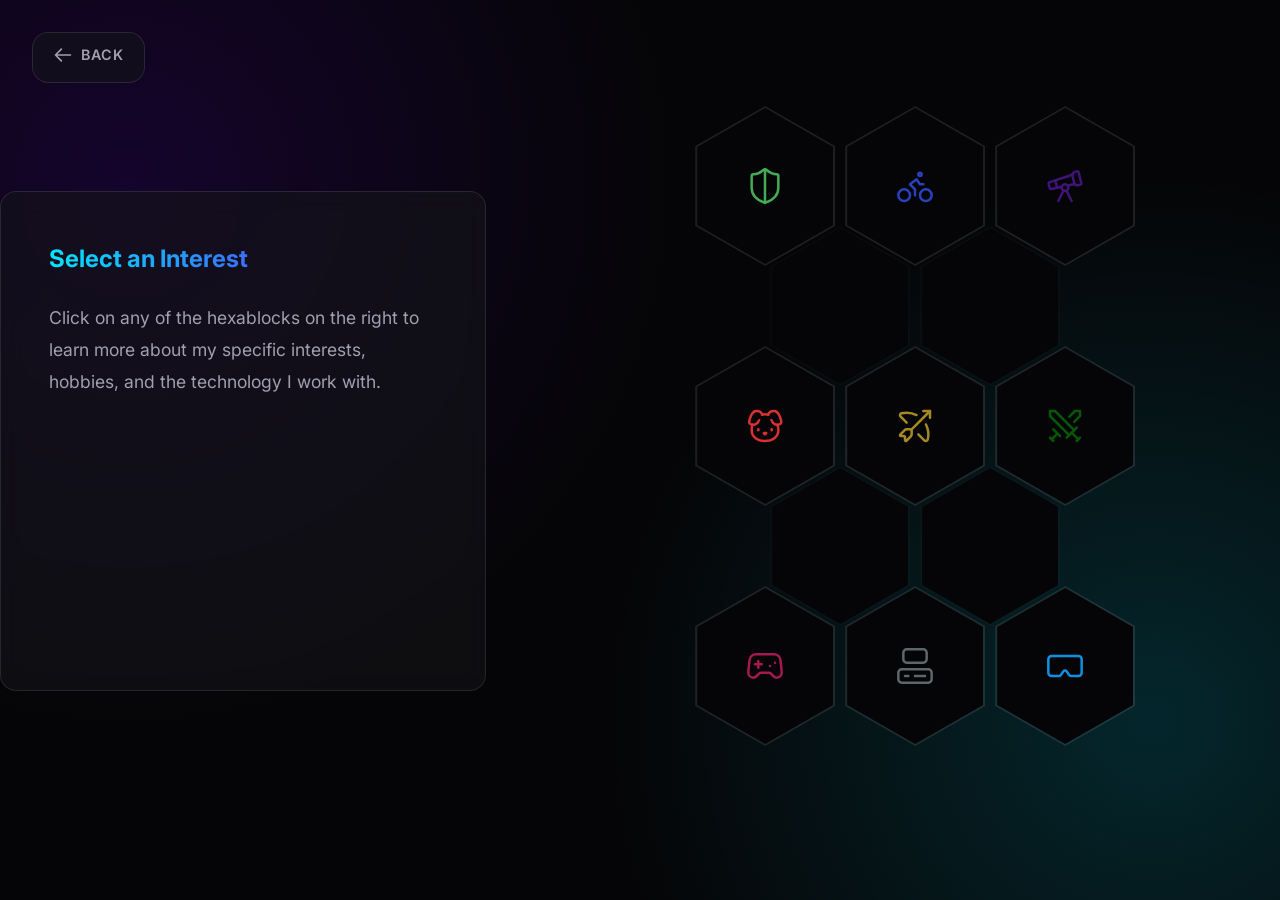
<file: Assets/MoreAboutMe.html>
<!DOCTYPE html>
<html lang="en">

<head>
    <meta charset="UTF-8">
    <meta name="viewport" content="width=device-width, initial-scale=1.0">
    <title>More About Me | Matthew Klijnstra</title>
    <link rel="stylesheet" href="CSS/Global.CSS">
    <link rel="stylesheet" href="CSS/MoreAboutMe.CSS">
    <link rel="preconnect" href="https://fonts.googleapis.com">
    <link rel="preconnect" href="https://fonts.gstatic.com" crossorigin>
    <link href="https://fonts.googleapis.com/css2?family=Inter:wght@300;400;500;600;700;800&display=swap"
        rel="stylesheet">
</head>

<body>
    <!-- Minimal Nav/Back Button -->
    <nav id="back-nav" class="glass-panel">
        <a href="../index.html#about" class="back-link">
            <svg xmlns="http://www.w3.org/2000/svg" fill="none" viewBox="0 0 24 24" stroke="currentColor">
                <path stroke-linecap="round" stroke-linejoin="round" stroke-width="2" d="M10 19l-7-7m0 0l7-7m-7 7h18" />
            </svg>
            Back
        </a>
    </nav>

    <main class="hex-container section">

        <!-- Left Column: Details & Images -->
        <section class="details-panel glass-panel">
            <h1 id="interest-title" class="text-gradient">Select an Interest</h1>
            <p id="interest-desc" class="interest-description">
                Click on any of the hexablocks on the right to learn more about my specific interests, hobbies, and the
                technology I work with.
            </p>

            <!-- Dynamic Image Carousel -->
            <div id="image-carousel" class="carousel-container hidden">
                <div class="carousel-track" id="carousel-track">
                    <!-- Images injected securely via JS -->
                </div>

                <!-- Carousel Controls -->
                <button class="carousel-btn prev-btn" id="btn-prev" aria-label="Previous image">
                    <svg xmlns="http://www.w3.org/2000/svg" fill="none" viewBox="0 0 24 24" stroke="currentColor">
                        <path stroke-linecap="round" stroke-linejoin="round" stroke-width="2" d="M15 19l-7-7 7-7" />
                    </svg>
                </button>
                <button class="carousel-btn next-btn" id="btn-next" aria-label="Next image">
                    <svg xmlns="http://www.w3.org/2000/svg" fill="none" viewBox="0 0 24 24" stroke="currentColor">
                        <path stroke-linecap="round" stroke-linejoin="round" stroke-width="2" d="M9 5l7 7-7 7" />
                    </svg>
                </button>

                <!-- Indicators -->
                <div class="carousel-indicators" id="carousel-indicators">
                    <!-- Dots injected via JS -->
                </div>
            </div>
        </section>

        <!-- Right Column: Hexablock Grid -->
        <section class="hex-grid-wrapper">
            <div class="hex-grid">

                <!-- Hexagon 1: Selfdefense -->
                <div class="hexagon hex-interactive" data-interest="selfdefense">
                    <div class="hex-content">
                        <!-- Karate Gi Icon -->
                        <svg xmlns="http://www.w3.org/2000/svg" width="40" height="40" viewBox="0 0 24 24" fill="none"
                            stroke="#44ab55" stroke-width="1.5" stroke-linecap="round" stroke-linejoin="round">
                            <path
                                d="M20 13c0 5-3.5 7.5-7.66 8.95a1 1 0 0 1-.67-.01C7.5 20.5 4 18 4 13V6a1 1 0 0 1 1-1c2 0 4.5-1.2 6.24-2.72a1.17 1.17 0 0 1 1.52 0C14.51 3.81 17 5 19 5a1 1 0 0 1 1 1z" />
                            <path d="M12 22V2" />
                        </svg>
                    </div>
                </div>

                <!-- Hexagon 2: Cycling -->
                <div class="hexagon hex-interactive" data-interest="cycling">
                    <div class="hex-content">
                        <!-- Bike Icon -->
                        <svg xmlns="http://www.w3.org/2000/svg" width="40" height="40" viewBox="0 0 24 24" fill="none"
                            stroke="#2942bc" stroke-width="1.5" stroke-linecap="round" stroke-linejoin="round"
                            class="lucide lucide-bike-icon lucide-bike">
                            <circle cx="18.5" cy="17.5" r="3.5" />
                            <circle cx="5.5" cy="17.5" r="3.5" />
                            <circle cx="15" cy="5" r="1" />
                            <path d="M12 17.5V14l-3-3 4-3 2 3h2" />
                        </svg>
                    </div>
                </div>

                <!-- Hexagon 3: Star gazing -->
                <div class="hexagon hex-interactive" data-interest="stargazing">
                    <div class="hex-content">
                        <!-- telescope Icon -->
                        <svg xmlns="http://www.w3.org/2000/svg" width="40" height="40" viewBox="0 0 24 24" fill="none"
                            stroke="#401376" stroke-width="1.5" stroke-linecap="round" stroke-linejoin="round"
                            class="lucide lucide-telescope-icon lucide-telescope">
                            <path
                                d="m10.065 12.493-6.18 1.318a.934.934 0 0 1-1.108-.702l-.537-2.15a1.07 1.07 0 0 1 .691-1.265l13.504-4.44" />
                            <path d="m13.56 11.747 4.332-.924" />
                            <path d="m16 21-3.105-6.21" />
                            <path
                                d="M16.485 5.94a2 2 0 0 1 1.455-2.425l1.09-.272a1 1 0 0 1 1.212.727l1.515 6.06a1 1 0 0 1-.727 1.213l-1.09.272a2 2 0 0 1-2.425-1.455z" />
                            <path d="m6.158 8.633 1.114 4.456" />
                            <path d="m8 21 3.105-6.21" />
                            <circle cx="12" cy="13" r="2" />
                        </svg>
                    </div>
                </div>



                <!-- Hexagon center decoration (non-interactive) -->
                <div class="hexagon hex-decorative">
                    <!-- Blank center or subtle glow -->
                </div>

                <!-- Hexagon center decoration (non-interactive) -->
                <div class="hexagon hex-decorative">
                    <!-- Blank center or subtle glow -->
                </div>

                <!-- Hexagon 4: Dog -->
                <div class="hexagon hex-interactive" data-interest="dog">
                    <div class="hex-content">
                        <!-- Walking icon -->
                        <svg xmlns="http://www.w3.org/2000/svg" width="40" height="40" viewBox="0 0 24 24" fill="none"
                            stroke="#d93030" stroke-width="1.5" stroke-linecap="round" stroke-linejoin="round"
                            class="lucide lucide-dog-icon lucide-dog">
                            <path d="M11.25 16.25h1.5L12 17z" />
                            <path d="M16 14v.5" />
                            <path
                                d="M4.42 11.247A13.152 13.152 0 0 0 4 14.556C4 18.728 7.582 21 12 21s8-2.272 8-6.444a11.702 11.702 0 0 0-.493-3.309" />
                            <path d="M8 14v.5" />
                            <path
                                d="M8.5 8.5c-.384 1.05-1.083 2.028-2.344 2.5-1.931.722-3.576-.297-3.656-1-.113-.994 1.177-6.53 4-7 1.923-.321 3.651.845 3.651 2.235A7.497 7.497 0 0 1 14 5.277c0-1.39 1.844-2.598 3.767-2.277 2.823.47 4.113 6.006 4 7-.08.703-1.725 1.722-3.656 1-1.261-.472-1.855-1.45-2.239-2.5" />
                        </svg>
                    </div>
                </div>

                <!-- Hexagon 5: Shooting range -->
                <div class="hexagon hex-interactive" data-interest="shootingsports">
                    <div class="hex-content">
                        <!-- Shooting range icon -->
                        <svg xmlns="http://www.w3.org/2000/svg" width="40" height="40" viewBox="0 0 24 24" fill="none"
                            stroke="#a58922" stroke-width="1.5" stroke-linecap="round" stroke-linejoin="round"
                            class="lucide lucide-bow-arrow-icon lucide-bow-arrow">
                            <path d="M17 3h4v4" />
                            <path d="M18.575 11.082a13 13 0 0 1 1.048 9.027 1.17 1.17 0 0 1-1.914.597L14 17" />
                            <path d="M7 10 3.29 6.29a1.17 1.17 0 0 1 .6-1.91 13 13 0 0 1 9.03 1.05" />
                            <path
                                d="M7 14a1.7 1.7 0 0 0-1.207.5l-2.646 2.646A.5.5 0 0 0 3.5 18H5a1 1 0 0 1 1 1v1.5a.5.5 0 0 0 .854.354L9.5 18.207A1.7 1.7 0 0 0 10 17v-2a1 1 0 0 0-1-1z" />
                            <path d="M9.707 14.293 21 3" />
                        </svg>
                    </div>
                </div>

                <!-- Hexagon 6: Army -->
                <div class="hexagon hex-interactive" data-interest="army">
                    <div class="hex-content">
                        <!-- Army icon -->
                        <svg xmlns="http://www.w3.org/2000/svg" width="40" height="40" viewBox="0 0 24 24" fill="none"
                            stroke="#075606" stroke-width="1.5" stroke-linecap="round" stroke-linejoin="round"
                            class="lucide lucide-swords-icon lucide-swords">
                            <polyline points="14.5 17.5 3 6 3 3 6 3 17.5 14.5" />
                            <line x1="13" x2="19" y1="19" y2="13" />
                            <line x1="16" x2="20" y1="16" y2="20" />
                            <line x1="19" x2="21" y1="21" y2="19" />
                            <polyline points="14.5 6.5 18 3 21 3 21 6 17.5 9.5" />
                            <line x1="5" x2="9" y1="14" y2="18" />
                            <line x1="7" x2="4" y1="17" y2="20" />
                            <line x1="3" x2="5" y1="19" y2="21" />
                        </svg>
                    </div>
                </div>

                <!-- Hexagon center decoration (non-interactive) -->
                <div class="hexagon hex-decorative">
                    <!-- Blank center or subtle glow -->
                </div>

                <!-- Hexagon center decoration (non-interactive) -->
                <div class="hexagon hex-decorative">
                    <!-- Blank center or subtle glow -->
                </div>

                <!-- Hexagon 7: Console Gaming -->
                <div class="hexagon hex-interactive" data-interest="consolegaming">
                    <div class="hex-content">
                        <!-- Console Gaming icon -->
                        <svg xmlns="http://www.w3.org/2000/svg" width="40" height="40" viewBox="0 0 24 24" fill="none"
                            stroke="#a51850" stroke-width="1.5" stroke-linecap="round" stroke-linejoin="round"
                            class="lucide lucide-gamepad2-icon lucide-gamepad-2">
                            <line x1="6" x2="10" y1="11" y2="11" />
                            <line x1="8" x2="8" y1="9" y2="13" />
                            <line x1="15" x2="15.01" y1="12" y2="12" />
                            <line x1="18" x2="18.01" y1="10" y2="10" />
                            <path
                                d="M17.32 5H6.68a4 4 0 0 0-3.978 3.59c-.006.052-.01.101-.017.152C2.604 9.416 2 14.456 2 16a3 3 0 0 0 3 3c1 0 1.5-.5 2-1l1.414-1.414A2 2 0 0 1 9.828 16h4.344a2 2 0 0 1 1.414.586L17 18c.5.5 1 1 2 1a3 3 0 0 0 3-3c0-1.545-.604-6.584-.685-7.258-.007-.05-.011-.1-.017-.151A4 4 0 0 0 17.32 5z" />
                        </svg>
                    </div>
                </div>

                <!-- Hexagon 8: PC Gaming -->
                <div class="hexagon hex-interactive" data-interest="pcgaming">
                    <div class="hex-content">
                        <!-- PC Gaming icon -->
                        <svg xmlns="http://www.w3.org/2000/svg" width="40" height="40" viewBox="0 0 24 24" fill="none"
                            stroke="#5b676b" stroke-width="1.5" stroke-linecap="round" stroke-linejoin="round"
                            class="lucide lucide-computer-icon lucide-computer">
                            <rect width="14" height="8" x="5" y="2" rx="2" />
                            <rect width="20" height="8" x="2" y="14" rx="2" />
                            <path d="M6 18h2" />
                            <path d="M12 18h6" />
                        </svg>
                    </div>
                </div>

                <!-- Hexagon 9: VR Gaming -->
                <div class="hexagon hex-interactive" data-interest="vrgaming">
                    <div class="hex-content">
                        <!-- VR Gaming icon -->
                        <svg xmlns="http://www.w3.org/2000/svg" width="40" height="40" viewBox="0 0 24 24" fill="none"
                            stroke="#0e90e1" stroke-width="1.5" stroke-linecap="round" stroke-linejoin="round"
                            class="lucide lucide-rectangle-goggles-icon lucide-rectangle-goggles">
                            <path
                                d="M20 6a2 2 0 0 1 2 2v8a2 2 0 0 1-2 2h-4a2 2 0 0 1-1.6-.8l-1.6-2.13a1 1 0 0 0-1.6 0L9.6 17.2A2 2 0 0 1 8 18H4a2 2 0 0 1-2-2V8a2 2 0 0 1 2-2z" />
                        </svg>
                    </div>
                </div>

            </div>
        </section>

    </main>

    <script src="JS/MoreAboutMe.JS" defer></script>
</body>

</html>
</file>
<file: Assets/CSS/Global.CSS>
/* Global.CSS - Design System & Base Styles */
/* Core Identity: Modern, Sleek, Tech-forward, XR-inspired */

:root {
    /* -- Color Palette -- */
    /* Base Colors */
    --color-bg-deep: #050507;
    /* Deepest black/navy */
    --color-bg-panel: rgba(20, 20, 25, 0.6);
    /* Glassy panel background */

    /* Text Colors */
    --color-text-primary: #ffffff;
    --color-text-secondary: #a0a0b0;
    --color-text-muted: #505060;

    /* Accents - Neon Gradients */
    --color-accent-primary: #7000ff;
    /* Electric Purple */
    --color-accent-secondary: #00e5ff;
    /* Cyan */
    --color-accent-tertiary: #ff0055;
    /* Neon Pink */

    /* Gradients */
    --gradient-main: linear-gradient(135deg, var(--color-bg-deep) 0%, #0a0a12 100%);
    --gradient-neon-mesh: radial-gradient(circle at 10% 20%, rgba(112, 0, 255, 0.15) 0%, transparent 40%),
        radial-gradient(circle at 90% 80%, rgba(0, 229, 255, 0.15) 0%, transparent 40%);
    --gradient-glass: linear-gradient(180deg, rgba(255, 255, 255, 0.05) 0%, rgba(255, 255, 255, 0.01) 100%);

    /* -- Typography -- */
    --font-family-main: 'Inter', system-ui, -apple-system, sans-serif;
    --font-size-base: 16px;
    --font-size-h1: 4rem;
    --font-size-h2: 2.5rem;
    --font-size-h3: 1.5rem;

    /* -- Spacing & Layout -- */
    --spacing-unit: 8px;
    --nav-width: 80px;
    /* Minimal side nav width */

    /* -- Effects -- */
    --blur-glass: 12px;
    --border-glass: 1px solid rgba(255, 255, 255, 0.1);
    --shadow-glow: 0 0 20px rgba(112, 0, 255, 0.2);
    --transition-smooth: all 0.4s cubic-bezier(0.16, 1, 0.3, 1);
}

/* -- Reset & Base -- */
* {
    box-sizing: border-box;
    margin: 0;
    padding: 0;
}

html {
    scroll-behavior: smooth;
}

body {
    font-family: var(--font-family-main);
    background-color: var(--color-bg-deep);
    background-image: var(--gradient-neon-mesh);
    background-attachment: fixed;
    /* Parallax-like fixed background */
    color: var(--color-text-primary);
    line-height: 1.6;
    font-size: var(--font-size-base);
    overflow-x: hidden;
    min-height: 100vh;
}

a {
    text-decoration: none;
    color: inherit;
    transition: var(--transition-smooth);
}

ul {
    list-style: none;
}

/* -- Utilities -- */
.glass-panel {
    background: var(--color-bg-panel);
    backdrop-filter: blur(var(--blur-glass));
    -webkit-backdrop-filter: blur(var(--blur-glass));
    border: var(--border-glass);
    border-radius: 16px;
}

.text-gradient {
    background: linear-gradient(90deg, var(--color-accent-secondary), var(--color-accent-primary));
    -webkit-background-clip: text;
    -webkit-text-fill-color: transparent;
    background-clip: text;
}

/* -- Layout & Navigation -- */
#side-nav {
    position: fixed;
    top: 50%;
    left: var(--spacing-unit);
    transform: translateY(-50%);
    width: var(--nav-width);
    height: auto;
    padding: 2rem 0;
    display: flex;
    flex-direction: column;
    align-items: center;
    z-index: 100;
}

.nav-links {
    display: flex;
    flex-direction: column;
    gap: 2rem;
    position: relative;
}

.nav-links li {
    writing-mode: vertical-rl;
    text-orientation: mixed;
    transform: rotate(180deg);
}

.nav-links a {
    font-size: 0.9rem;
    color: var(--color-text-secondary);
    font-weight: 500;
    padding: 10px 5px;
    letter-spacing: 1px;
    opacity: 0.7;
    transition: all 0.3s ease;
}

.nav-links a:hover,
.nav-links li.active a {
    color: var(--color-accent-secondary);
    opacity: 1;
    text-shadow: 0 0 10px rgba(0, 229, 255, 0.5);
}

#main-content {
    margin-left: calc(var(--nav-width) + 2rem);
    padding: 0 2rem;
    min-height: 100vh;
}

.section {
    min-height: 100vh;
    display: flex;
    flex-direction: column;
    justify-content: center;
    padding: 4rem 0;
}

.hero-title {
    font-size: var(--font-size-h1);
    font-weight: 800;
    letter-spacing: -2px;
    margin-bottom: 1rem;
}

.section-title {
    font-size: var(--font-size-h2);
    font-weight: 700;
    margin-bottom: 3rem;
}

/* -- Buttons & Interactive Elements -- */
.cta-button {
    display: inline-block;
    padding: 12px 32px;
    background: transparent;
    border: 1px solid var(--color-accent-secondary);
    color: var(--color-accent-secondary);
    font-weight: 600;
    text-transform: uppercase;
    letter-spacing: 2px;
    border-radius: 4px;
    position: relative;
    overflow: hidden;
    transition: all 0.3s ease;
    text-shadow: 0 0 5px rgba(0, 229, 255, 0.4);
    box-shadow: 0 0 10px rgba(0, 229, 255, 0.1);
    text-decoration: none;
}

.cta-button:hover {
    background: rgba(0, 229, 255, 0.1);
    box-shadow: 0 0 20px rgba(0, 229, 255, 0.4);
    border-color: var(--color-accent-secondary);
    color: #fff;
    text-shadow: 0 0 8px rgba(255, 255, 255, 0.8);
    transform: translateY(-2px);
}

/* -- Minimal Back Nav (Shared) -- */
#back-nav {
    position: fixed;
    top: 2rem;
    left: 2rem;
    padding: 10px 20px;
    z-index: 100;
    transition: var(--transition-smooth);
}

.back-link {
    display: inline-flex;
    align-items: center;
    gap: 0.5rem;
    font-size: 0.9rem;
    font-weight: 600;
    color: var(--color-text-secondary);
    text-transform: uppercase;
    letter-spacing: 1px;
}

.back-link svg {
    width: 20px;
    height: 20px;
    transition: transform 0.3s ease;
}

#back-nav:hover {
    border-color: rgba(112, 0, 255, 0.4);
    box-shadow: 0 0 15px rgba(112, 0, 255, 0.2);
}

.back-link:hover {
    color: var(--color-accent-secondary);
    text-shadow: 0 0 8px rgba(0, 229, 255, 0.5);
}

.back-link:hover svg {
    transform: translateX(-4px);
}

/* -- Floating Action Button -- */
.floating-btn {
    position: fixed;
    bottom: 2rem;
    right: 2rem;
    background: rgba(10, 10, 15, 0.7);
    backdrop-filter: blur(10px);
    -webkit-backdrop-filter: blur(10px);
    border: 1px solid rgba(255, 255, 255, 0.1);
    border-radius: 50px;
    padding: 0.8rem 1.5rem;
    display: flex;
    align-items: center;
    gap: 0.5rem;
    color: var(--color-text-secondary);
    font-weight: 600;
    text-decoration: none;
    z-index: 900;
    box-shadow: 0 5px 15px rgba(0, 0, 0, 0.4);
    transition: all 0.3s cubic-bezier(0.175, 0.885, 0.32, 1.275);
}

.floating-btn svg {
    width: 20px;
    height: 20px;
    transition: transform 0.3s ease;
}

.floating-btn:hover {
    background: rgba(112, 0, 255, 0.1);
    border-color: rgba(112, 0, 255, 0.5);
    color: #fff;
    transform: translateY(-5px);
    box-shadow: 0 10px 25px rgba(112, 0, 255, 0.3);
}

.floating-btn:hover svg {
    color: var(--color-accent-primary);
    transform: rotate(360deg);
}

/* -- Background Watermark Icons -- */
.bg-watermark {
    position: absolute;
    z-index: -1;
    opacity: 0.15; /* Subtle */
    stroke: #888888;
    stroke-width: 2.5px;
    fill: none;
    pointer-events: none;
    transition: var(--transition-smooth);
}

.bg-watermark:hover {
    opacity: 0.4;
}

/* Faint glows for different categories */
.bg-watermark.glow-pink { filter: drop-shadow(0 0 12px rgba(255, 0, 85, 0.7)); }
.bg-watermark.glow-blue { filter: drop-shadow(0 0 12px rgba(0, 229, 255, 0.7)); }
.bg-watermark.glow-purple { filter: drop-shadow(0 0 12px rgba(112, 0, 255, 0.7)); }
.bg-watermark.glow-gold { filter: drop-shadow(0 0 12px rgba(255, 215, 0, 0.7)); }
.bg-watermark.glow-cyan { filter: drop-shadow(0 0 12px rgba(0, 255, 255, 0.7)); }
.bg-watermark.glow-green { filter: drop-shadow(0 0 12px rgba(0, 255, 100, 0.7)); }
.bg-watermark.glow-white { filter: drop-shadow(0 0 12px rgba(255, 255, 255, 0.7)); }
.bg-watermark.glow-red { filter: drop-shadow(0 0 12px rgba(255, 0, 0, 0.7)); }

/* Positions */
.wm-1 { top: 15vh; right: 10%; width: 160px; transform: rotate(15deg); }
.wm-2 { top: 110vh; left: 8%; width: 200px; transform: rotate(-10deg); }
.wm-3 { top: 220vh; right: 8%; width: 150px; transform: rotate(-25deg); }
.wm-4 { top: 320vh; left: 10%; width: 180px; transform: rotate(10deg); }
.wm-5 { top: 420vh; right: 12%; width: 160px; transform: rotate(-15deg); }
.wm-6 { top: 60vh; left: 5%; width: 140px; transform: rotate(30deg); }
.wm-7 { top: 180vh; right: 5%; width: 120px; transform: rotate(-5deg); }
.wm-8 { top: 480vh; left: 15%; width: 150px; transform: rotate(20deg); }
</file>
<file: Assets/CSS/About.CSS>
/* About.CSS - Specific Styles for the About Section */

/* Container for split layout */
#about .content-container {
    display: grid;
    grid-template-columns: 1fr 1fr;
    gap: 4rem;
    align-items: center;
    max-width: 1200px;
    margin: 0 auto;
    position: relative;
    z-index: 1;
    /* Ensure content is above background */
}

/* Text Content Area */
.about-content {
    display: flex;
    flex-direction: column;
    gap: 1.5rem;
}

.about-description {
    font-size: 1.1rem;
    color: var(--color-text-secondary);
    line-height: 1.8;
    max-width: 600px;
}

/* Visual Area (Profile Picture) */
.about-visual {
    display: flex;
    justify-content: center;
    align-items: center;
    position: relative;
}

/* Welcome Toast Popup */
#welcome-toast {
    position: fixed;
    top: 30px;
    right: -400px; /* Hidden initially for slide-in */
    background: rgba(20, 20, 25, 0.85);
    backdrop-filter: blur(10px);
    -webkit-backdrop-filter: blur(10px);
    border: 1px solid var(--color-accent-secondary);
    color: #fff;
    padding: 1.2rem;
    border-radius: 16px;
    font-size: 0.95rem;
    max-width: 300px;
    line-height: 1.4;
    box-shadow: 0 10px 30px rgba(0, 0, 0, 0.6), 0 0 15px rgba(0, 229, 255, 0.3);
    z-index: 9999;
    pointer-events: auto; /* Allow clicking to dismiss */
    cursor: pointer;
    transition: right 0.6s cubic-bezier(0.175, 0.885, 0.32, 1.275), opacity 0.4s ease;
    opacity: 0;
}

#welcome-toast.show {
    right: 30px;
    opacity: 1;
}

#welcome-toast.hide {
    right: -400px;
    opacity: 0;
}

/* Profile Picture Wrapper */
.profile-wrapper {
    position: relative;
    width: 350px;
    height: 350px;
    border-radius: 20px;
    /* Slight rounded corners for modern look, or 50% for circle */
    overflow: hidden;
    box-shadow: 0 0 30px rgba(0, 0, 0, 0.5);
    border: 1px solid rgba(255, 255, 255, 0.1);
    transition: all 0.5s ease;
    cursor: pointer;
    /* Indicate interaction */
}

/* Hover Effect on Wrapper - Enhance Glow */
.profile-wrapper:hover {
    box-shadow: 0 0 40px rgba(112, 0, 255, 0.4), 0 0 80px rgba(0, 229, 255, 0.2);
    border-color: var(--color-accent-secondary);
    transform: scale(1.02);
}

/* Profile Images */
.profile-img {
    position: absolute;
    top: 0;
    left: 0;
    width: 100%;
    height: 100%;
    object-fit: cover;
    transition: opacity 0.6s cubic-bezier(0.4, 0, 0.2, 1);
}

/* Default Image (Professional) */
.profile-img.normal-mode {
    z-index: 1;
    opacity: 1;
}

/* XR Mode Image (Hidden by default) */
.profile-img.xr-mode {
    z-index: 2;
    opacity: 0;
    filter: contrast(1.1) brightness(1.1);
    /* Slight pop for the XR version */
}

/* Reveal XR Mode on Hover */
.profile-wrapper:hover .profile-img.xr-mode {
    opacity: 1;
}

/* Responsive Adjustments */
@media (max-width: 900px) {
    #about .content-container {
        grid-template-columns: 1fr;
        text-align: center;
        gap: 3rem;
    }

    .about-content {
        align-items: center;
        order: 2;
        /* Image on top on mobile? If desired. Let's keep text top for now or follow standard stacking. Usually image first is nice for personal branding. */
    }

    .about-visual {
        order: 1;
        margin-bottom: 1rem;
    }

    #welcome-toast {
        max-width: calc(100% - 40px);
        right: -100%;
    }

    #welcome-toast.show {
        right: 20px;
    }

    .profile-wrapper {
        width: 280px;
        height: 280px;
    }

    .hero-title {
        font-size: 2.5rem;
        /* Adjust specific to this section if needed, though global h1 is 4rem */
    }
}
</file>
<file: Assets/CSS/Projects.CSS>
/* Projects.CSS - Styles for Variable Height Project Cards */

/* -- Masonry Layout Wrapper -- */
.projects-masonry {
    column-count: 3;
    column-gap: 2rem;
    padding: 1rem 0;
    width: 100%;
    max-width: 1400px;
    /* Allow wider spread */
    margin: 0 auto;
}

/* -- Project Card Component -- */
.project-card {
    background: var(--color-bg-panel);
    backdrop-filter: blur(var(--blur-glass));
    -webkit-backdrop-filter: blur(var(--blur-glass));
    border: var(--border-glass);
    border-radius: 16px;
    overflow: hidden;
    margin-bottom: 2rem;
    /* Spacing between vertical items */
    break-inside: avoid;
    /* Prevent card from splitting across columns */
    transition: all 0.4s cubic-bezier(0.175, 0.885, 0.32, 1.275);
    position: relative;
    display: flex;
    /* Ensure internal layout is solid */
    flex-direction: column;
}

.project-card:hover {
    transform: translateY(-8px);
    box-shadow: 0 15px 30px rgba(0, 0, 0, 0.5), 0 0 20px rgba(112, 0, 255, 0.15);
    border-color: rgba(112, 0, 255, 0.5);
}

/* -- Card Image -- */
.card-image-wrapper {
    width: 100%;
    position: relative;
    overflow: hidden;
    /* Height is determined by the image content (variable) */
}

.card-image {
    width: 100%;
    height: auto;
    display: block;
    transition: transform 0.6s ease;
}

.project-card:hover .card-image {
    transform: scale(1.05);
}

/* -- Card Content -- */
.card-content {
    padding: 1.5rem;
    display: flex;
    flex-direction: column;
    gap: 1rem;
}

.card-header {
    display: flex;
    justify-content: space-between;
    align-items: flex-start;
}

.card-title {
    font-size: 1.25rem;
    font-weight: 700;
    color: #fff;
    margin-bottom: 0.5rem;
}

.card-description {
    font-size: 0.95rem;
    color: var(--color-text-secondary);
    line-height: 1.5;
}

/* -- Tags -- */
.card-tags {
    display: flex;
    flex-wrap: wrap;
    gap: 0.5rem;
    margin-top: auto;
    /* Push to bottom if content varies */
}

.tech-tag {
    font-size: 0.75rem;
    padding: 4px 10px;
    border-radius: 20px;
    background: rgba(255, 255, 255, 0.05);
    color: var(--color-text-secondary);
    border: 1px solid rgba(255, 255, 255, 0.1);
    transition: var(--transition-smooth);
}

.project-card:hover .tech-tag {
    background: rgba(112, 0, 255, 0.1);
    color: var(--color-accent-secondary);
    border-color: rgba(112, 0, 255, 0.3);
}

/* -- Links/Overlay -- */
/* Optional: Make the whole card clickable or add a button */
.card-link {
    display: inline-flex;
    align-items: center;
    justify-content: center;
    gap: 0.5rem;
    margin-top: 1rem;
    padding: 0.75rem 1.25rem;
    font-size: 0.9rem;
    font-weight: 600;
    color: var(--color-accent-secondary);
    text-transform: uppercase;
    letter-spacing: 1px;
    border: 1px solid var(--color-accent-secondary);
    border-radius: 8px;
    text-decoration: none;
    transition: all 0.3s ease;
}

.card-link:hover {
    background: rgba(112, 0, 255, 0.1);
    box-shadow: 0 4px 15px rgba(112, 0, 255, 0.2);
}

.card-link svg {
    width: 16px;
    height: 16px;
    transition: transform 0.3s ease;
}

.card-link:hover svg {
    transform: translateX(4px);
}

/* -- Responsive Breakpoints -- */
@media (max-width: 1100px) {
    .projects-masonry {
        column-count: 2;
    }
}

@media (max-width: 700px) {
    .projects-masonry {
        column-count: 1;
    }
}
</file>
<file: Assets/CSS/Skills.CSS>
/* Skills.CSS - Styles for the Skills Section */

.skills-grid {
    display: grid;
    grid-template-columns: repeat(auto-fit, minmax(300px, 1fr));
    gap: 2rem;
    width: 100%;
    max-width: 1200px;
    margin: 0 auto;
}

.skill-category {
    padding: 2.5rem 2rem;
    display: flex;
    flex-direction: column;
    gap: 1rem;
    transition: var(--transition-smooth);
    position: relative;
    overflow: hidden;
}

.skill-category::before {
    content: '';
    position: absolute;
    top: 0;
    left: 0;
    width: 100%;
    height: 4px;
    background: rgba(255, 255, 255, 0.1);
    transition: var(--transition-smooth);
}

.skill-category:hover {
    transform: translateY(-5px);
    box-shadow: 0 15px 30px rgba(0, 0, 0, 0.5), 0 0 20px rgba(112, 0, 255, 0.15);
    border-color: rgba(112, 0, 255, 0.4);
}

.skill-category:hover::before {
    background: linear-gradient(90deg, var(--color-accent-secondary), var(--color-accent-primary));
    box-shadow: 0 0 15px var(--color-accent-secondary);
}

.category-title {
    font-size: 1.5rem;
    font-weight: 700;
    color: #fff;
    margin-bottom: 0.5rem;
    letter-spacing: 1px;
}

.skill-tags {
    display: flex;
    flex-wrap: wrap;
    gap: 0.8rem;
}

/* Overriding global tech-tag for the skills grid */
.skills-grid .tech-tag {
    font-size: 0.95rem;
    /* Slightly larger */
    padding: 8px 18px;
    background: rgba(20, 20, 25, 0.8);
    border: 1px solid rgba(255, 255, 255, 0.15);
    border-radius: 8px;
    /* Slightly squarer than pill shape for a more sturdy look */
    cursor: pointer;
    transition: all 0.3s cubic-bezier(0.175, 0.885, 0.32, 1.275);
    font-weight: 500;
    color: var(--color-text-primary);
}

/* Custom Hover Colors for Different Categories */

/* Code - Cyan/Blue tint */
.skills-grid .tag-code:hover {
    background: rgba(0, 229, 255, 0.1);
    color: #fff;
    border-color: var(--color-accent-secondary);
    box-shadow: 0 5px 15px rgba(0, 229, 255, 0.3);
    transform: translateY(-3px);
}

/* Engines & Frameworks - Purple tint */
.skills-grid .tag-engine:hover {
    background: rgba(112, 0, 255, 0.15);
    color: #fff;
    border-color: #9d4edd;
    /* Lighter Purple */
    box-shadow: 0 5px 15px rgba(112, 0, 255, 0.4);
    transform: translateY(-3px);
}

/* Extras - Pink tint */
.skills-grid .tag-extra:hover {
    background: rgba(255, 0, 85, 0.1);
    color: #fff;
    border-color: var(--color-accent-tertiary);
    box-shadow: 0 5px 15px rgba(255, 0, 85, 0.3);
    transform: translateY(-3px);
}

/* Responsive */
@media (max-width: 768px) {
    .skills-grid {
        grid-template-columns: 1fr;
    }
}

/* -- Skill Info Modal -- */
.skill-modal-overlay {
    position: fixed;
    top: 0;
    left: 0;
    width: 100vw;
    height: 100vh;
    background: rgba(5, 5, 7, 0.8);
    backdrop-filter: blur(8px);
    -webkit-backdrop-filter: blur(8px);
    display: flex;
    justify-content: center;
    align-items: center;
    z-index: 1000;
    opacity: 0;
    visibility: hidden;
    transition: opacity 0.3s ease, visibility 0.3s ease;
}

.skill-modal-overlay.active {
    opacity: 1;
    visibility: visible;
}

.skill-modal-content {
    width: 90%;
    max-width: 500px;
    padding: 2.5rem;
    position: relative;
    transform: scale(0.9) translateY(20px);
    transition: transform 0.4s cubic-bezier(0.175, 0.885, 0.32, 1.275);
    border: 1px solid rgba(255, 255, 255, 0.2);
    box-shadow: 0 20px 50px rgba(0, 0, 0, 0.6), 0 0 30px rgba(112, 0, 255, 0.2);
}

.skill-modal-overlay.active .skill-modal-content {
    transform: scale(1) translateY(0);
}

.skill-modal-close {
    position: absolute;
    top: 1rem;
    right: 1rem;
    background: transparent;
    border: none;
    color: var(--color-text-secondary);
    cursor: pointer;
    transition: var(--transition-smooth);
    display: flex;
    justify-content: center;
    align-items: center;
    padding: 0.5rem;
    border-radius: 50%;
}

.skill-modal-close svg {
    width: 24px;
    height: 24px;
}

.skill-modal-close:hover {
    color: var(--color-accent-tertiary);
    background: rgba(255, 0, 85, 0.1);
    transform: rotate(90deg);
}

.skill-modal-header {
    margin-bottom: 1.5rem;
}

.skill-modal-header h3 {
    font-size: 1.8rem;
    font-weight: 700;
    margin: 0;
}

.skill-modal-body p {
    color: var(--color-text-primary);
    line-height: 1.6;
    font-size: 1.05rem;
    margin: 0;
}
</file>
<file: Assets/CSS/Contact.CSS>
/* Contact.CSS - Styles for the Connect Section */

.contact-grid {
    display: grid;
    grid-template-columns: repeat(auto-fit, minmax(280px, 1fr));
    gap: 2rem;
    width: 100%;
    max-width: 1000px;
    margin: 0 auto;
}

.contact-card {
    display: flex;
    align-items: center;
    gap: 1.5rem;
    padding: 2rem;
    text-decoration: none;
    color: var(--color-text-primary);
    transition: var(--transition-smooth);
    position: relative;
    overflow: hidden;
    cursor: pointer;
}

.contact-card::before {
    content: '';
    position: absolute;
    top: 0;
    left: 0;
    width: 4px;
    height: 100%;
    background: rgba(255, 255, 255, 0.1);
    transition: var(--transition-smooth);
}

.contact-card:hover {
    transform: translateY(-5px);
    box-shadow: 0 15px 30px rgba(0, 0, 0, 0.4), 0 0 20px rgba(112, 0, 255, 0.15);
    border-color: rgba(112, 0, 255, 0.4);
}

.contact-card:hover::before {
    background: linear-gradient(180deg, var(--color-accent-secondary), var(--color-accent-primary));
    box-shadow: 0 0 15px var(--color-accent-secondary);
}

.contact-icon {
    display: flex;
    justify-content: center;
    align-items: center;
    width: 50px;
    height: 50px;
    background: rgba(255, 255, 255, 0.05);
    border-radius: 50%;
    border: 1px solid rgba(255, 255, 255, 0.1);
    transition: var(--transition-smooth);
    color: var(--color-text-secondary);
}

.contact-card:hover .contact-icon {
    background: rgba(112, 0, 255, 0.1);
    color: var(--color-accent-secondary);
    border-color: var(--color-accent-secondary);
    box-shadow: 0 0 15px rgba(0, 229, 255, 0.3);
}

.contact-icon svg {
    width: 24px;
    height: 24px;
}

.contact-info {
    display: flex;
    flex-direction: column;
    gap: 0.3rem;
}

.contact-info h3 {
    font-size: 1.2rem;
    font-weight: 600;
    margin: 0;
}

.contact-info p {
    font-size: 0.9rem;
    color: var(--color-text-secondary);
    margin: 0;
    transition: color 0.3s ease;
}

.contact-card:hover .contact-info p {
    color: var(--color-text-primary);
}

/* Specific styling for Discord interaction */
.discord-card.copied .contact-icon {
    background: rgba(0, 255, 136, 0.1);
    color: #00ff88;
    border-color: #00ff88;
}

.discord-card.copied::before {
    background: #00ff88;
    box-shadow: 0 0 15px #00ff88;
}

@media (max-width: 768px) {
    .contact-grid {
        grid-template-columns: 1fr;
    }
}
</file>
<file: Assets/CSS/Review.CSS>
/* Review.CSS - Styles for the Review Form Section */

.review-container {
    max-width: 800px;
    margin: 0 auto;
    width: 100%;
}

.review-form {
    display: flex;
    flex-direction: column;
    gap: 1.5rem;
    padding: 2.5rem;
}

.form-group {
    display: flex;
    flex-direction: column;
    gap: 0.5rem;
}

.form-group label {
    font-size: 0.95rem;
    font-weight: 600;
    color: var(--color-text-secondary);
    letter-spacing: 0.5px;
}

.form-control {
    width: 100%;
    background: rgba(10, 10, 15, 0.4);
    border: 1px solid rgba(255, 255, 255, 0.1);
    border-radius: 8px;
    padding: 12px 16px;
    color: var(--color-text-primary);
    font-family: inherit;
    font-size: 1rem;
    transition: var(--transition-smooth);
}

.form-control:focus {
    outline: none;
    background: rgba(20, 20, 25, 0.6);
    border-color: var(--color-accent-secondary);
    box-shadow: 0 0 15px rgba(0, 229, 255, 0.2);
}

.form-control::placeholder {
    color: rgba(255, 255, 255, 0.2);
}

textarea.form-control {
    resize: vertical;
    min-height: 150px;
}

/* Custom Select Dropdown Styling */
select.form-control {
    appearance: none;
    -webkit-appearance: none;
    -moz-appearance: none;
    background-image: url("data:image/svg+xml;charset=US-ASCII,%3Csvg%20xmlns%3D%22http%3A%2F%2Fwww.w3.org%2F2000%2Fsvg%22%20width%3D%22292.4%22%20height%3D%22292.4%22%3E%3Cpath%20fill%3D%22%23a0a0b0%22%20d%3D%22M287%2069.4a17.6%2017.6%200%200%200-13-5.4H18.4c-5%200-9.3%201.8-12.9%205.4A17.6%2017.6%200%200%200%200%2082.2c0%205%201.8%209.3%205.4%2012.9l128%20127.9c3.6%203.6%207.8%205.4%2012.8%205.4s9.2-1.8%2012.8-5.4L287%2095c3.5-3.5%205.4-7.8%205.4-12.8%200-5-1.9-9.2-5.5-12.8z%22%2F%3E%3C%2Fsvg%3E");
    background-repeat: no-repeat;
    background-position: right 1rem top 50%;
    background-size: 0.65em auto;
    cursor: pointer;
}

select.form-control option {
    background-color: var(--color-bg-deep);
    color: var(--color-text-primary);
}

/* Submit Button Override */
.review-form .cta-button {
    margin-top: 1rem;
    width: 100%;
    text-align: center;
    cursor: pointer;
    font-size: 1rem;
    padding: 16px 32px;
}

.review-form .cta-button:active {
    transform: translateY(0);
}

@media (max-width: 768px) {
    .review-form {
        padding: 1.5rem;
    }
}
</file>
<file: Assets/CSS/MoreAboutMe.CSS>
/* MoreAboutMe.CSS - Specific styles for the More About Me page */

/* -- Page Layout -- */
.hex-container {
    padding-top: 6rem;
    max-width: 1400px;
    margin: 0 auto;
    display: grid;
    grid-template-columns: 1fr 1.5fr;
    gap: 4rem;
    align-items: center;
    min-height: 80vh;
}

/* -- Left Column: Details Panel & Carousel -- */
.details-panel {
    padding: 3rem;
    display: flex;
    flex-direction: column;
    gap: 1.5rem;
    animation: fadeInLeft 0.8s ease forwards;
    min-height: 500px;
}

@keyframes fadeInLeft {
    from {
        opacity: 0;
        transform: translateX(-30px);
    }

    to {
        opacity: 1;
        transform: translateX(0);
    }
}

.interest-description {
    color: var(--color-text-secondary);
    font-size: 1.1rem;
    line-height: 1.8;
    margin-bottom: 2rem;
}

/* Carousel Styles */
.carousel-container {
    position: relative;
    width: 100%;
    aspect-ratio: 16/9;
    border-radius: 12px;
    overflow: hidden;
    background: rgba(0, 0, 0, 0.4);
    border: 1px solid rgba(255, 255, 255, 0.05);
    box-shadow: 0 10px 30px rgba(0, 0, 0, 0.3);
    transition: opacity 0.5s ease;
}

.carousel-container.hidden {
    display: none !important;
}

.carousel-track {
    display: flex;
    transition: transform 0.5s cubic-bezier(0.25, 1, 0.5, 1);
    height: 100%;
}

.carousel-image {
    width: 100%;
    height: 100%;
    object-fit: contain;
    flex-shrink: 0;
}

.carousel-btn {
    position: absolute;
    top: 50%;
    transform: translateY(-50%);
    background: rgba(10, 10, 15, 0.6);
    backdrop-filter: blur(5px);
    border: 1px solid rgba(255, 255, 255, 0.1);
    color: #fff;
    width: 40px;
    height: 40px;
    border-radius: 50%;
    display: flex;
    justify-content: center;
    align-items: center;
    cursor: pointer;
    transition: all 0.3s ease;
    z-index: 10;
}

.carousel-btn:hover {
    background: rgba(112, 0, 255, 0.4);
    border-color: rgba(112, 0, 255, 0.8);
    box-shadow: 0 0 15px rgba(112, 0, 255, 0.4);
}

.carousel-btn svg {
    width: 20px;
    height: 20px;
}

.prev-btn {
    left: 10px;
}

.next-btn {
    right: 10px;
}

.carousel-indicators {
    position: absolute;
    bottom: 15px;
    left: 50%;
    transform: translateX(-50%);
    display: flex;
    gap: 8px;
    z-index: 10;
}

.indicator-dot {
    width: 8px;
    height: 8px;
    border-radius: 50%;
    background: rgba(255, 255, 255, 0.3);
    cursor: pointer;
    transition: all 0.3s ease;
}

.indicator-dot.active {
    background: var(--color-accent-secondary);
    box-shadow: 0 0 10px var(--color-accent-secondary);
    transform: scale(1.3);
}

/* -- Right Column: Hexablock Grid -- */
.hex-grid-wrapper {
    display: flex;
    justify-content: center;
    align-items: center;
    animation: fadeInRight 0.8s ease forwards;
    animation-delay: 0.2s;
    opacity: 0;
}

@keyframes fadeInRight {
    from {
        opacity: 0;
        transform: translateX(30px);
    }

    to {
        opacity: 1;
        transform: translateX(0);
    }
}

.hex-grid {
    display: flex;
    flex-wrap: wrap;
    width: 450px;
    /* 3 blocks per row * 150px space */
    justify-content: flex-start;
    align-content: flex-start;
    padding-top: 10px;
    /* Buffer */
    padding-bottom: 40px;
    margin: 0 auto;
}

/* Hexagon Base Styles */
.hexagon {
    width: 140px;
    height: 160px;
    background: rgba(20, 20, 25, 0.8);
    backdrop-filter: blur(10px);
    margin: -40px 5px 0 5px;
    /* Negative margin pulls them up to interlock */
    clip-path: polygon(50% 0%, 100% 25%, 100% 75%, 50% 100%, 0% 75%, 0% 25%);
    display: flex;
    justify-content: center;
    align-items: center;
    position: relative;
    transition: all 0.4s cubic-bezier(0.175, 0.885, 0.32, 1.275);
    cursor: pointer;
}

/* Ensure the first row doesn't get clipped by the negative top margin */
.hexagon:nth-child(1),
.hexagon:nth-child(2),
.hexagon:nth-child(3) {
    margin-top: 0;
}

/* 3-2-3-2 Interlocking Honeycomb Math */
/* Every 4th item (start of the 2-item row) gets pushed right by half a hexagon width + margin (75px) */
.hexagon:nth-child(5n + 4) {
    margin-left: 80px;
    /* 75px offset + 5px base margin */
}

/* Simulated Hex Border Gradient */
.hexagon::before {
    content: '';
    position: absolute;
    top: 2px;
    left: 2px;
    right: 2px;
    bottom: 2px;
    background: var(--color-bg-deep);
    /* Inner color matching site background */
    clip-path: polygon(50% 0%, 100% 25%, 100% 75%, 50% 100%, 0% 75%, 0% 25%);
    z-index: -1;
    transition: all 0.4s ease;
}

/* Hover & Interactive States */
.hex-interactive {
    background: rgba(255, 255, 255, 0.1);
}

.hex-interactive:hover {
    transform: scale(1.1);
    z-index: 10;
    background: linear-gradient(135deg, var(--color-accent-secondary), var(--color-accent-primary));
    box-shadow: 0 0 30px rgba(0, 229, 255, 0.4);
}

.hex-interactive.active {
    transform: scale(1.15);
    z-index: 20;
    background: linear-gradient(135deg, var(--color-accent-primary), var(--color-accent-tertiary));
}

.hex-interactive:hover::before,
.hex-interactive.active::before {
    background: rgba(10, 10, 15, 0.9);
    /* Slightly darken inner to make border pop */
    top: 3px;
    left: 3px;
    right: 3px;
    bottom: 3px;
}

.hex-content {
    color: var(--color-text-secondary);
    transition: all 0.3s ease;
    display: flex;
    justify-content: center;
    align-items: center;
}

.hex-interactive:hover .hex-content,
.hex-interactive.active .hex-content {
    color: #fff;
    filter: drop-shadow(0 0 8px rgba(255, 255, 255, 0.8));
    transform: scale(1.15);
}

.hex-decorative {
    background: rgba(255, 255, 255, 0.02);
    cursor: default;
}


/* -- Responsive -- */
@media (max-width: 1200px) {
    .hex-container {
        grid-template-columns: 1fr;
        gap: 3rem;
    }

    .hex-grid-wrapper {
        order: -1;
        /* Put hexes on top on small screens */
    }
}

@media (max-width: 768px) {
    .hex-container {
        padding-top: 4rem;
        padding-left: 1rem;
        padding-right: 1rem;
    }

    .details-panel {
        padding: 2rem 1.5rem;
    }

    /* Shrink the hex grid on mobile */
    .hex-grid {
        width: 226px;
        /* Forces exactly 2 per row (2 * 113 = 226) */
    }

    .hexagon {
        width: 105px;
        height: 120px;
        margin: -30px 4px 0 4px;
        /* Pull up 1/4 of 120px */
    }

    /* Reset desktop first-row margins */
    .hexagon:nth-child(3) {
        margin-top: -30px;
    }

    .hexagon:nth-child(1),
    .hexagon:nth-child(2) {
        margin-top: 0;
    }

    /* Reset desktop nth-child margins */
    .hexagon:nth-child(5n + 4) {
        margin-left: 4px;
        /* Reset to base */
    }

    /* Apply mobile 2-1-2-1 Interlocking Honeycomb Math */
    /* Cycle is 3 items. Every 3rd item is the start of the 1-item row. */
    .hexagon:nth-child(3n + 3) {
        margin-left: 60.5px;
        /* Half of 113px space (56.5px) + 4px base margin */
    }

    .hex-content svg {
        width: 30px;
        height: 30px;
    }
}
</file>
